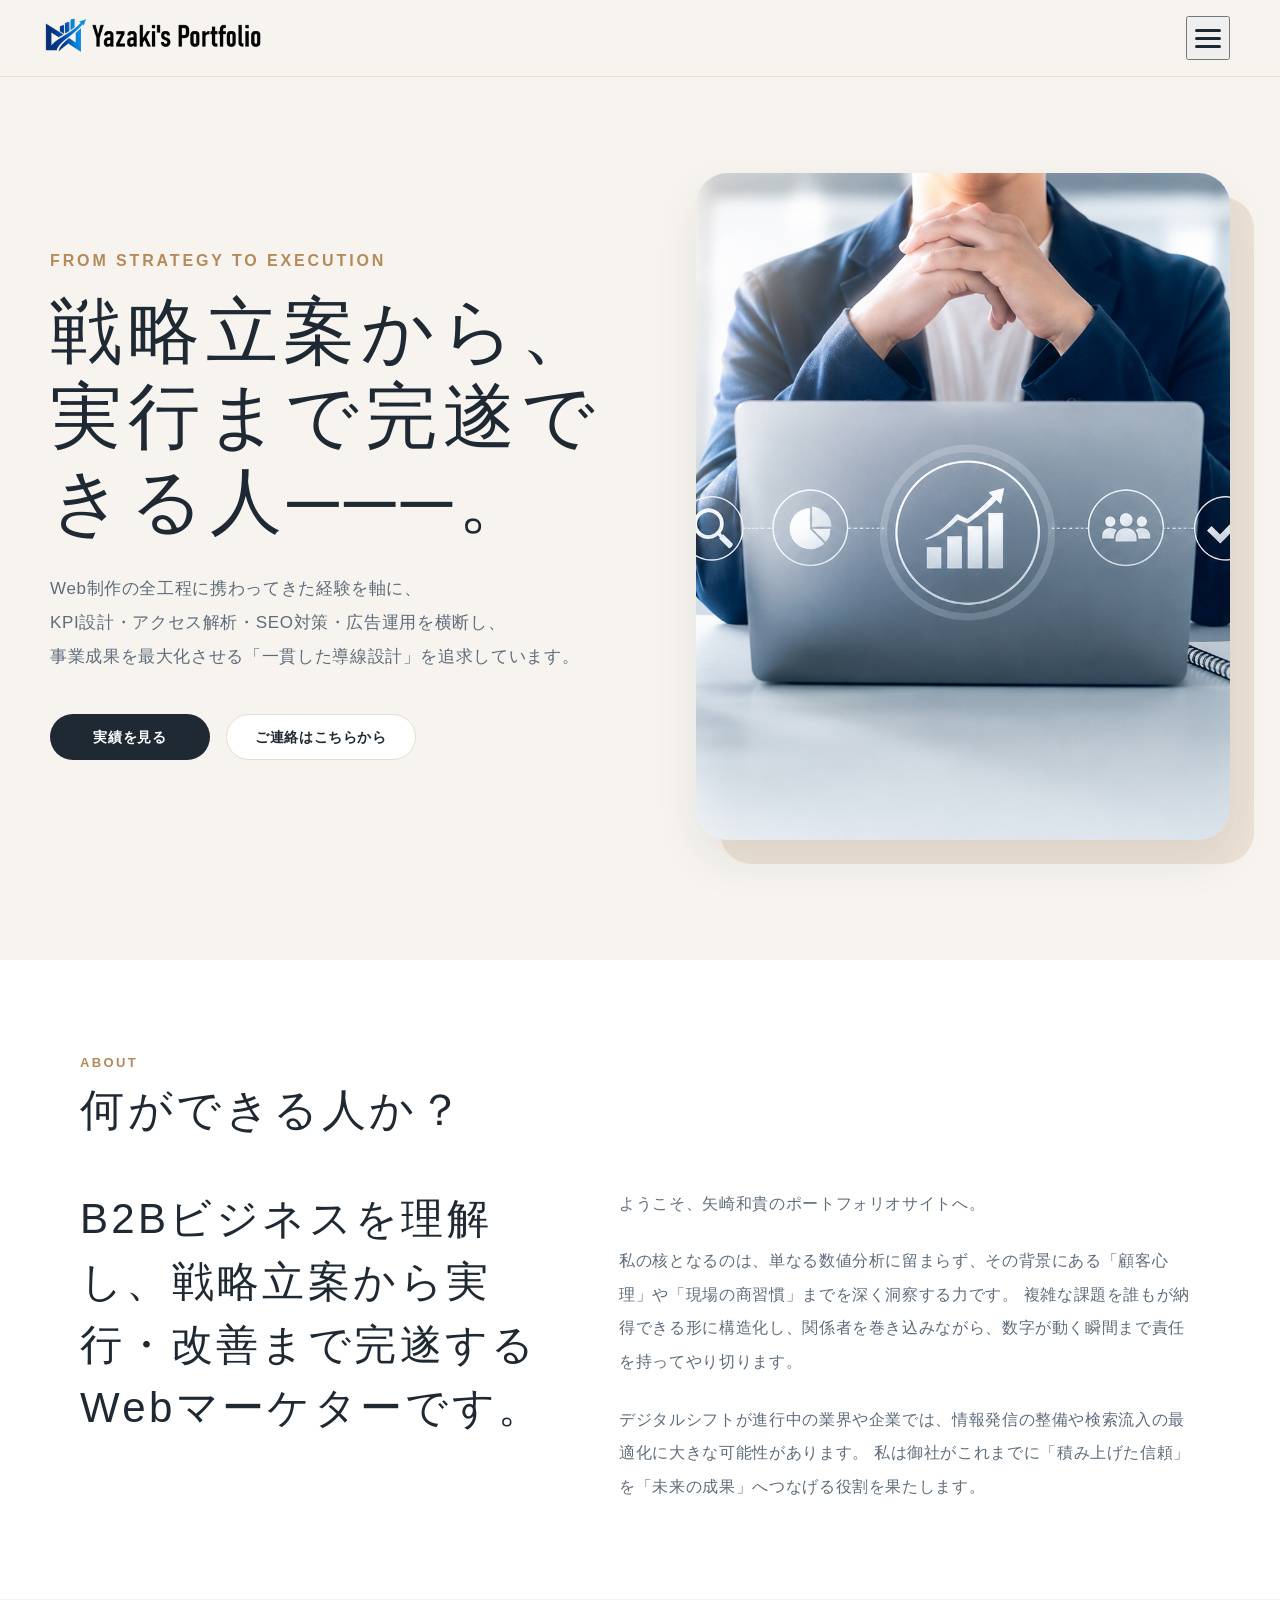
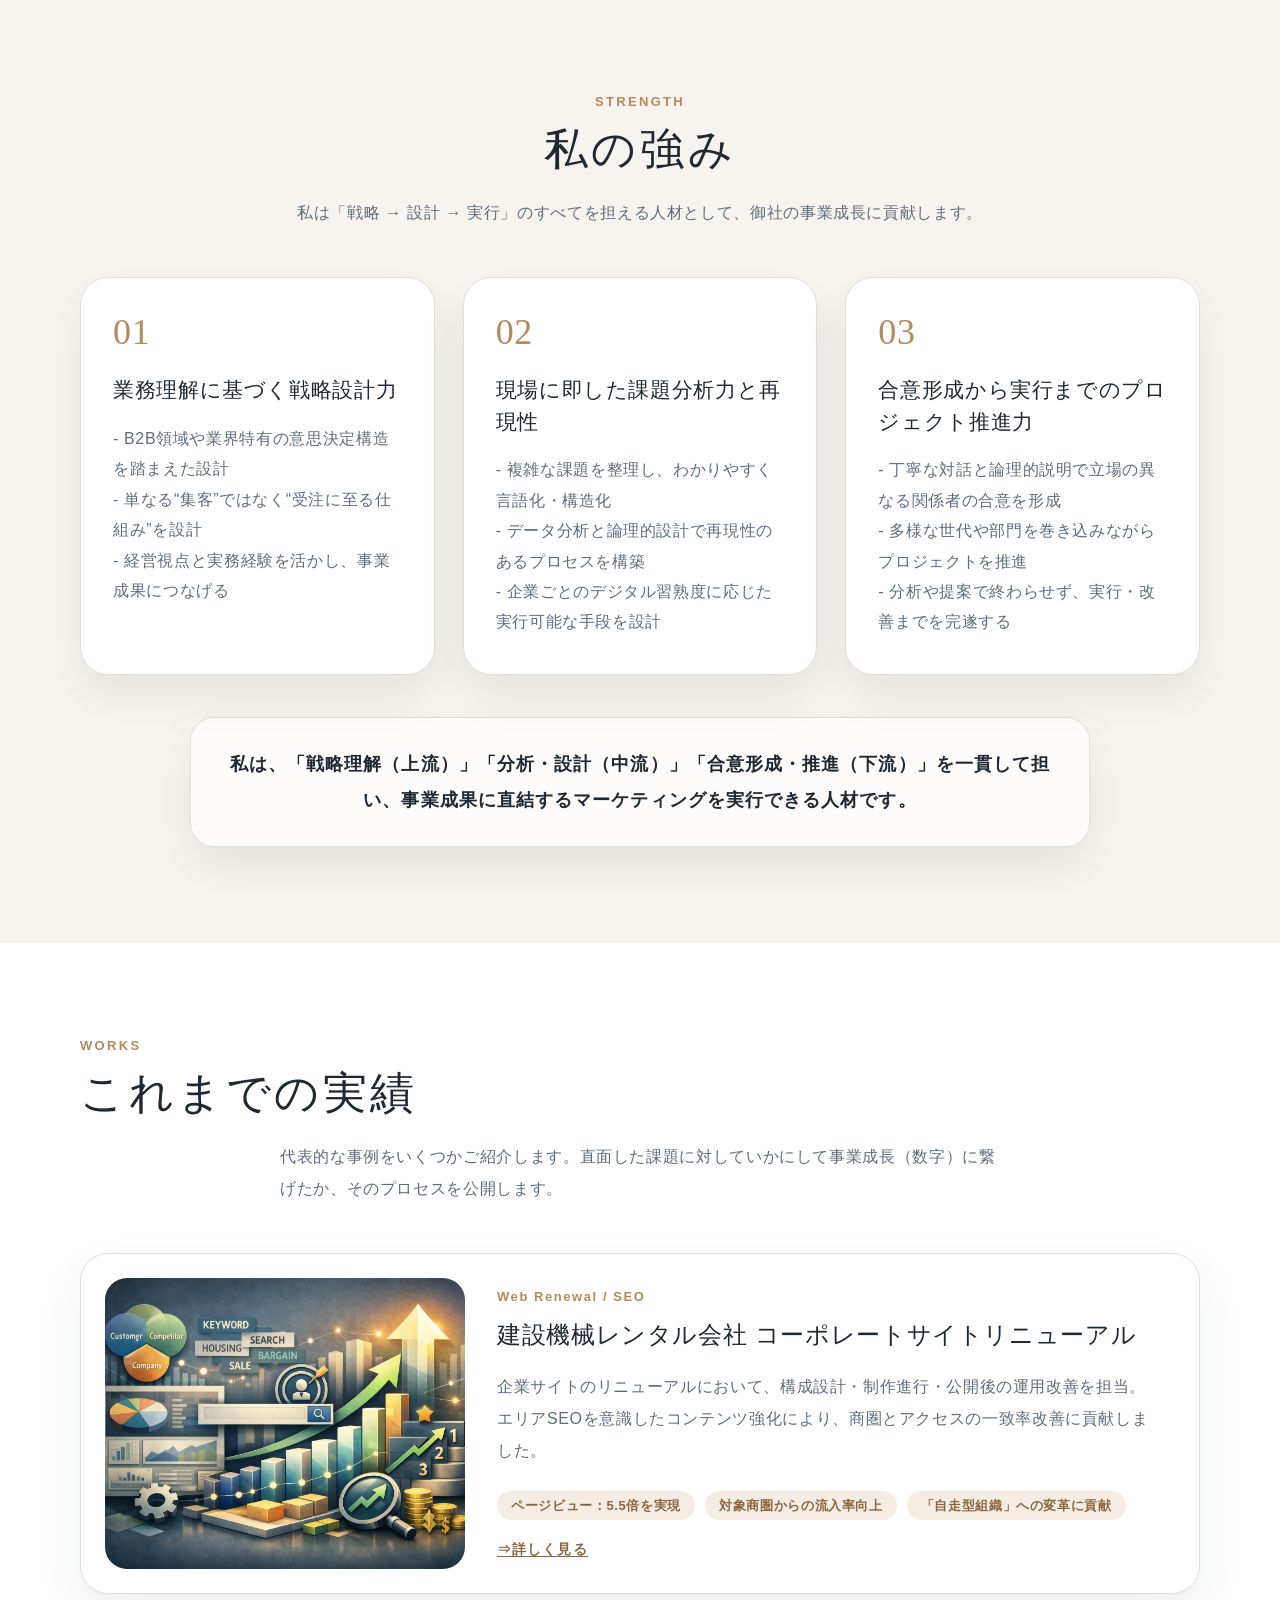
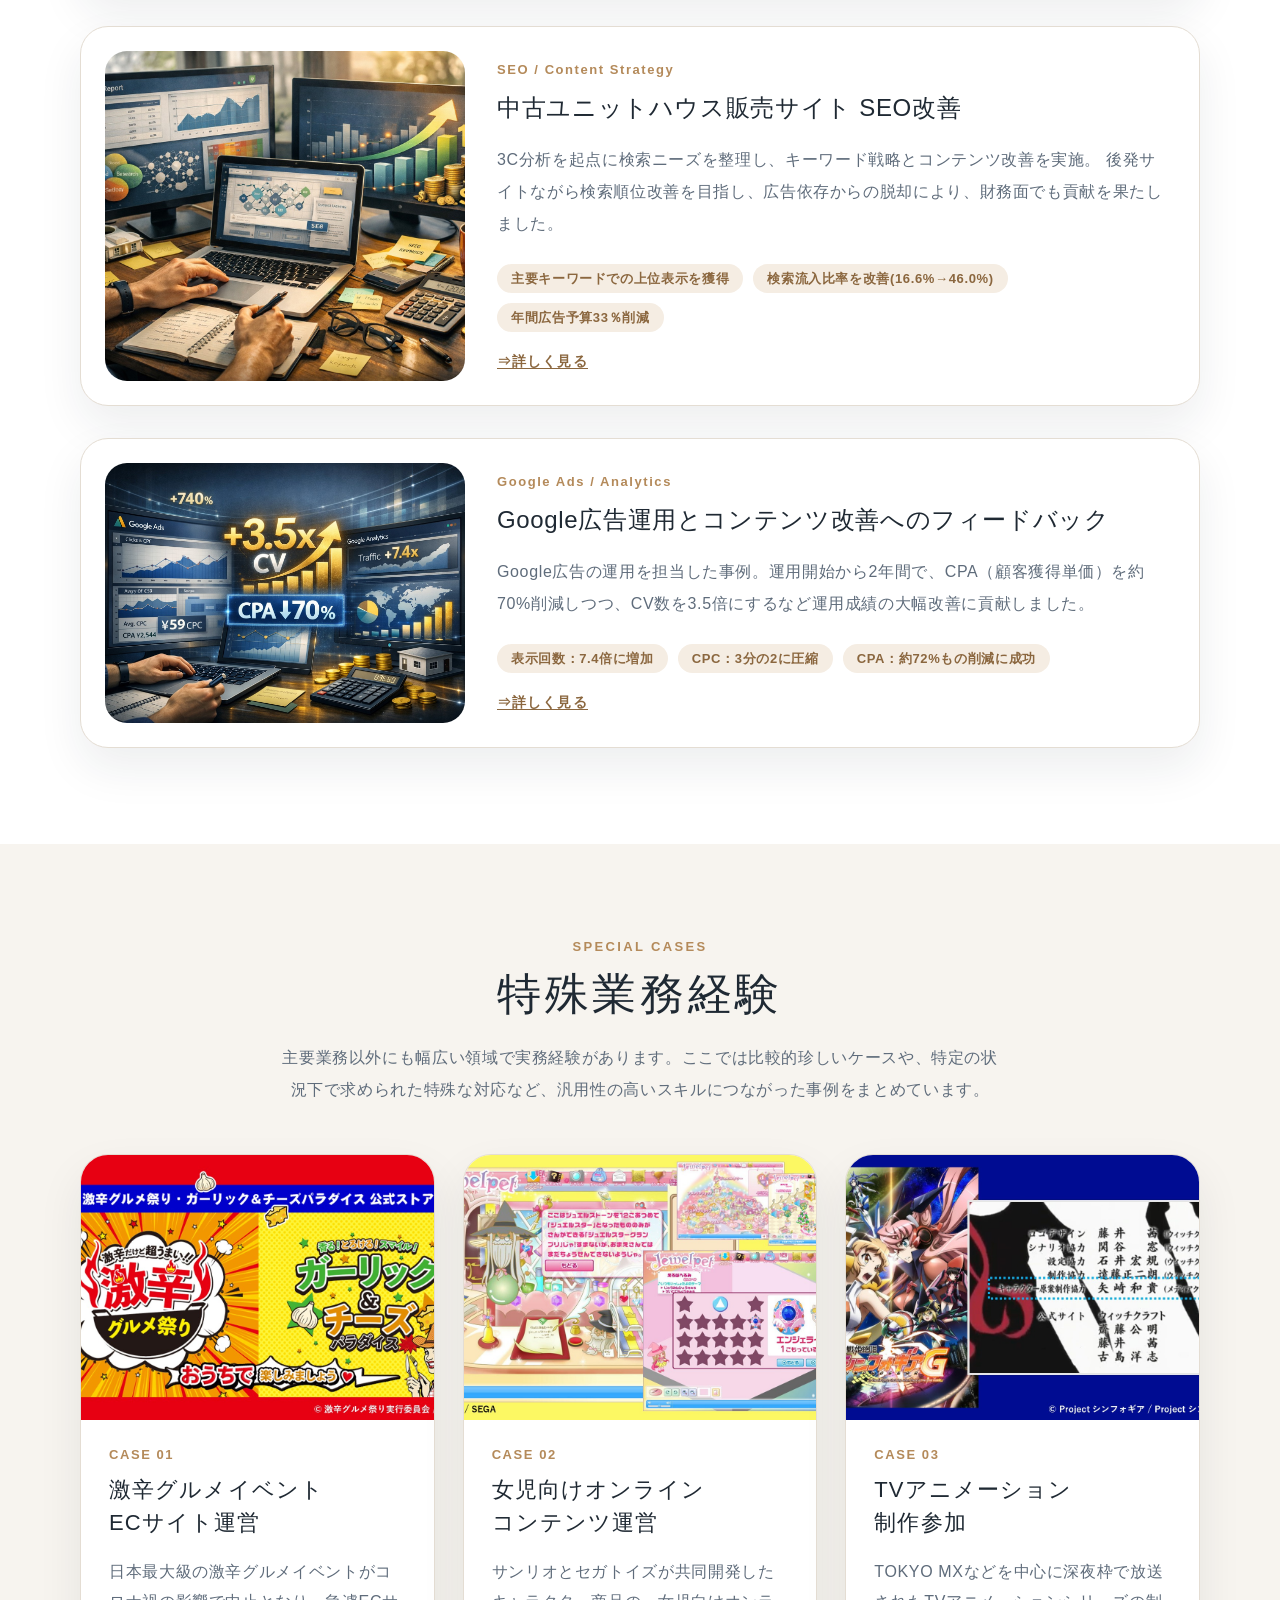
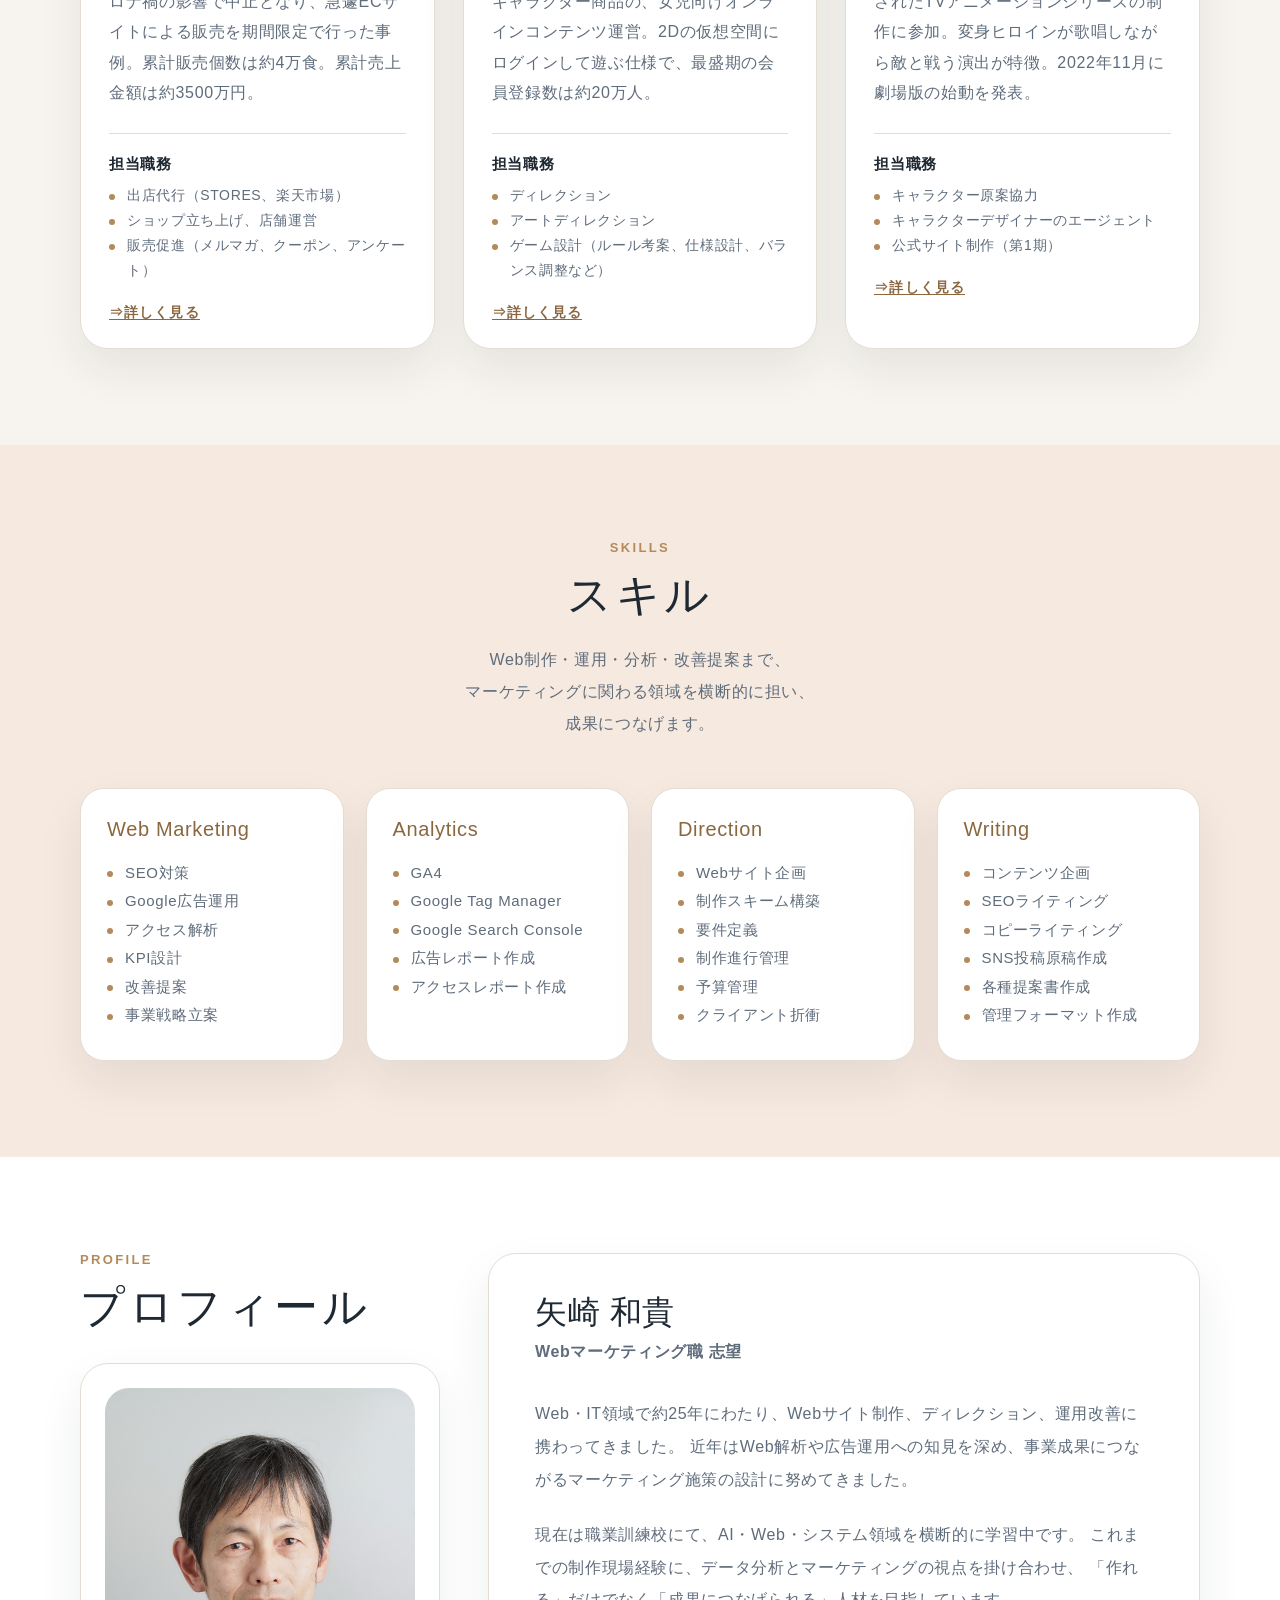
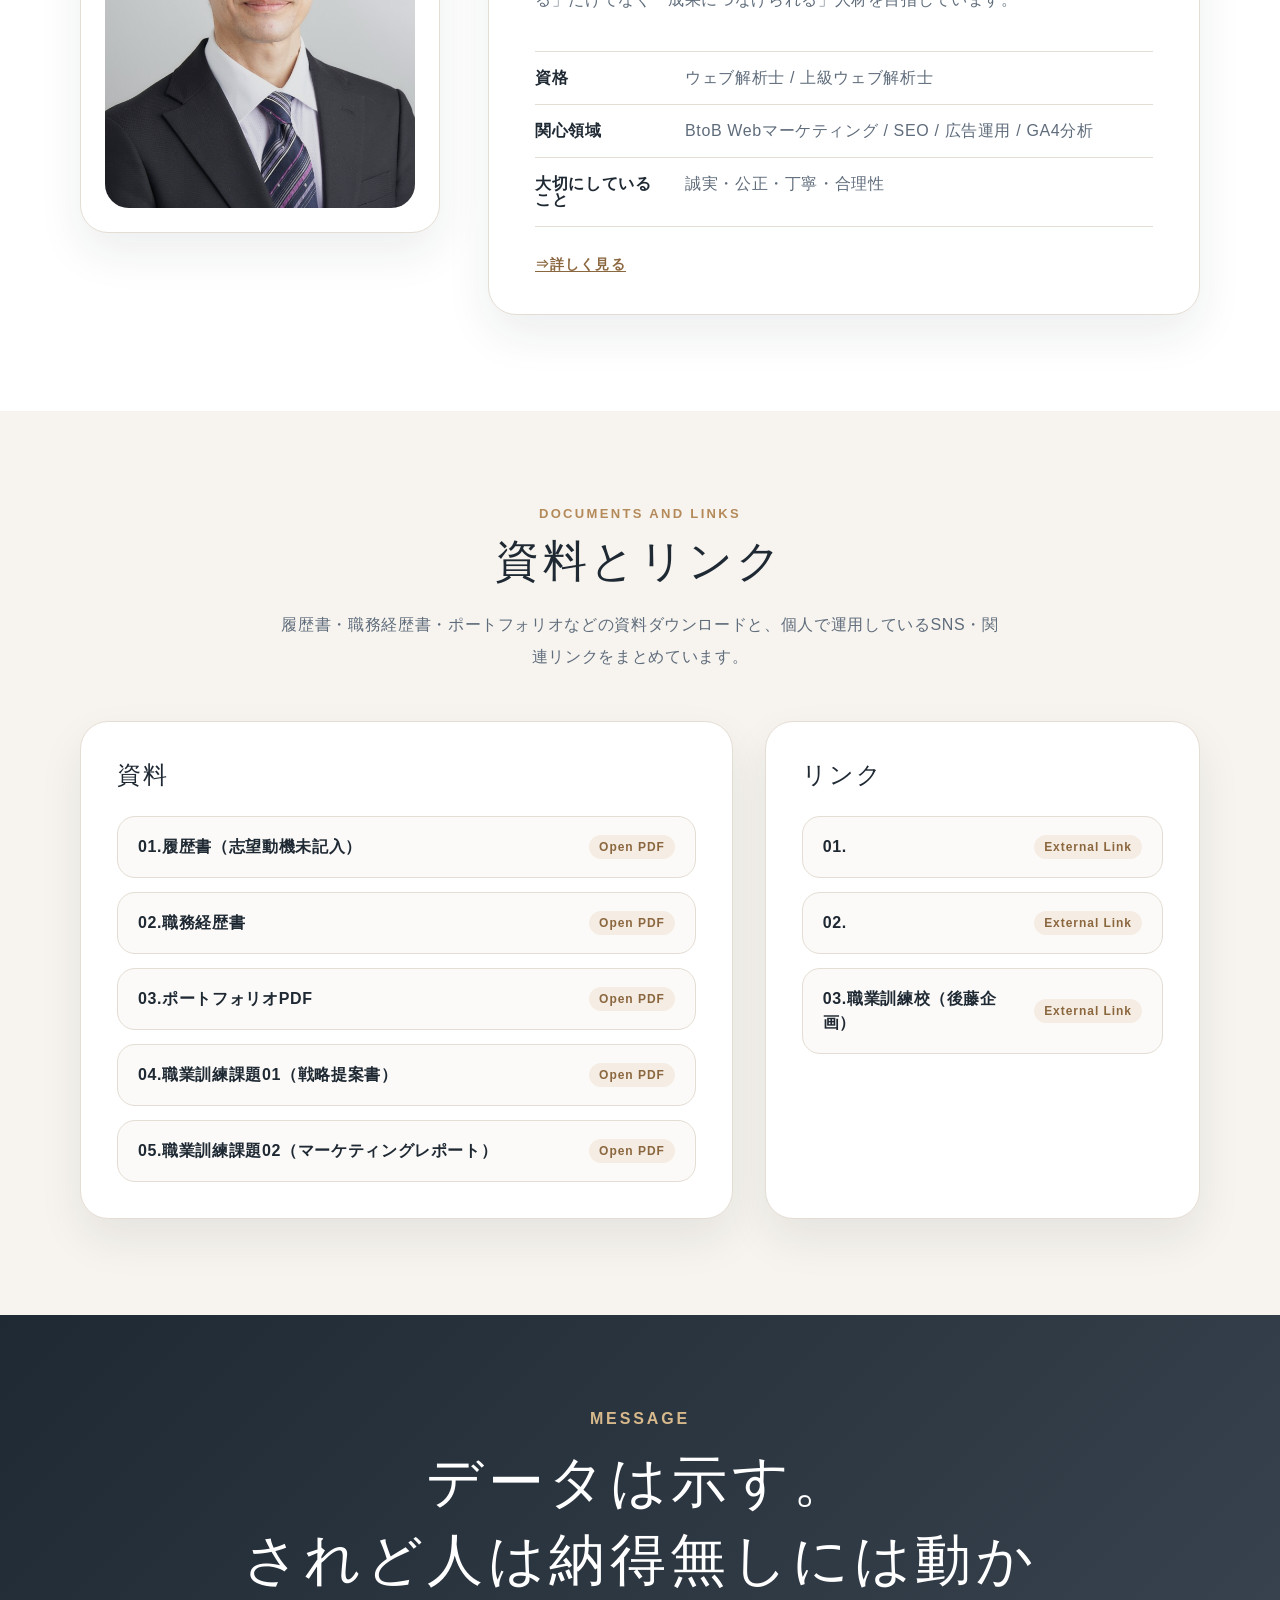
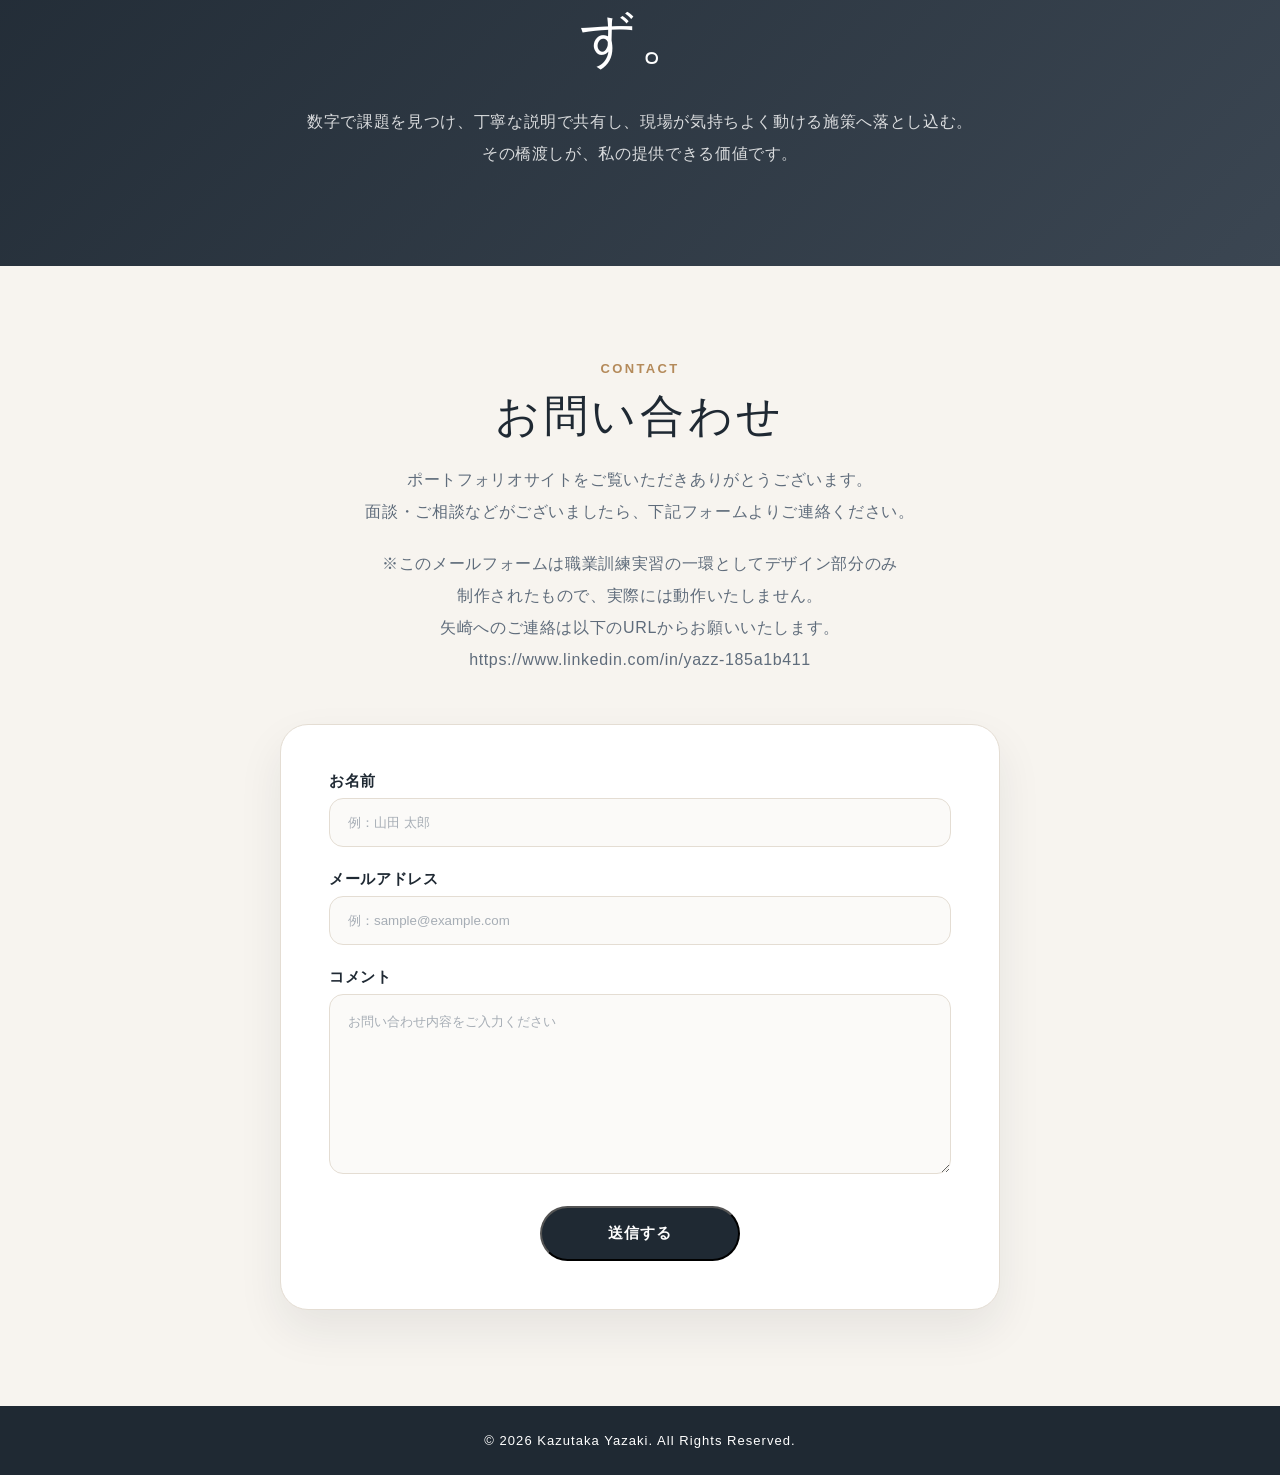
<file: index.html>
<!DOCTYPE html>
<html lang="ja">

<head>
  <meta charset="UTF-8">
  <meta name="viewport" content="width=device-width, initial-scale=1.0">
  <title>矢崎和貴｜Webマーケティング ポートフォリオ</title>
  <meta name="description" content="Webマーケティング職を志望する矢崎和貴のポートフォリオサイトです。Web制作、SEO、アクセス解析、広告運用、改善提案の実績を紹介します。">

  <link rel="icon" type="image/png" href="img/00-02.favicon.png">
  <link rel="apple-touch-icon" href="img/00-02.favicon.png">

  <link rel="stylesheet" href="css/reset.css">
  <link rel="stylesheet" href="css/style.css">
</head>

<body id="top">

  <header class="site-header">
    <div class="header-inner">
      <h1 class="site-logo">
        <a href="#top" aria-label="ページトップへ戻る">
          <img src="img/00-01.logo.png" alt="矢崎和貴のポートフォリオ">
        </a>
      </h1>

      <button class="hamburger-button" type="button" aria-label="メニューを開く" aria-controls="global-nav"
        aria-expanded="false">
        <span></span>
        <span></span>
        <span></span>
      </button>

      <nav id="global-nav" class="global-nav" aria-label="グローバルナビゲーション">
        <ul>
          <li><a href="#top">Top</a></li>
          <li><a href="about.html">About</a></li>
          <li><a href="portfolio.html">Portfolio</a></li>
          <li><a href="resources.html">Resources</a></li>
          <li><a href="#contact">Contact</a></li>
        </ul>
      </nav>
    </div>
  </header>

  <main>

    <section class="hero">
      <div class="hero-inner">
        <div class="hero-text">
          <p class="hero-label">From strategy to execution</p>
          <h2>
            戦略立案から、<br>
            実行まで完遂できる人───。
          </h2>
          <p class="hero-lead">
            Web制作の全工程に携わってきた経験を軸に、<br>
            KPI設計・アクセス解析・SEO対策・広告運用を横断し、<br>
            事業成果を最大化させる「一貫した導線設計」を追求しています。
          </p>
          <div class="hero-buttons">
            <a href="#works" class="button primary">実績を見る</a>
            <a href="#contact" class="button secondary">ご連絡はこちらから</a>
          </div>
        </div>

        <div class="hero-image">
          <img src="img/01-01.keyvisual.png" alt="矢崎和貴のポートフォリオメインビジュアル">
        </div>
      </div>
    </section>

    <section id="about" class="section about">
      <div class="section-inner">
        <div class="section-heading">
          <p class="section-label">About</p>
          <h2>何ができる人か？</h2>
        </div>

        <div class="about-layout">
          <div class="about-copy">
            <h3>
              B2Bビジネスを理解し、戦略立案から実行・改善まで完遂するWebマーケターです。
            </h3>
          </div>

          <div class="about-text">
            <p>
              ようこそ、矢崎和貴のポートフォリオサイトへ。
            </p>
            <p>
              私の核となるのは、単なる数値分析に留まらず、その背景にある「顧客心理」や「現場の商習慣」までを深く洞察する力です。
              複雑な課題を誰もが納得できる形に構造化し、関係者を巻き込みながら、数字が動く瞬間まで責任を持ってやり切ります。
            </p>
            <p>
              デジタルシフトが進行中の業界や企業では、情報発信の整備や検索流入の最適化に大きな可能性があります。
              私は御社がこれまでに「積み上げた信頼」を「未来の成果」へつなげる役割を果たします。
            </p>
          </div>
        </div>
      </div>
    </section>

    <section id="strength" class="section strength">
      <div class="section-inner">
        <div class="section-heading center">
          <p class="section-label">Strength</p>
          <h2>私の強み</h2>
          <p class="section-description">
            私は「戦略 → 設計 → 実行」のすべてを担える人材として、御社の事業成長に貢献します。
          </p>
        </div>

        <div class="strength-grid">
          <article class="strength-card">
            <span class="card-number">01</span>
            <h3>業務理解に基づく戦略設計力</h3>
            <p>
              - B2B領域や業界特有の意思決定構造を踏まえた設計<br>
              - 単なる“集客”ではなく“受注に至る仕組み”を設計<br>
              - 経営視点と実務経験を活かし、事業成果につなげる
            </p>
          </article>

          <article class="strength-card">
            <span class="card-number">02</span>
            <h3>現場に即した課題分析力と再現性</h3>
            <p>
              - 複雑な課題を整理し、わかりやすく言語化・構造化<br>
              - データ分析と論理的設計で再現性のあるプロセスを構築<br>
              - 企業ごとのデジタル習熟度に応じた実行可能な手段を設計
            </p>
          </article>

          <article class="strength-card">
            <span class="card-number">03</span>
            <h3>合意形成から実行までのプロジェクト推進力</h3>
            <p>
              - 丁寧な対話と論理的説明で立場の異なる関係者の合意を形成<br>
              - 多様な世代や部門を巻き込みながらプロジェクトを推進<br>
              - 分析や提案で終わらせず、実行・改善までを完遂する
            </p>
          </article>
        </div>

        <p class="strength-summary">
          私は、「戦略理解（上流）」「分析・設計（中流）」「合意形成・推進（下流）」を一貫して担い、事業成果に直結するマーケティングを実行できる人材です。
        </p>
      </div>
    </section>

    <section id="works" class="section works">
      <div class="section-inner">
        <div class="section-heading">
          <p class="section-label">Works</p>
          <h2>これまでの実績</h2>
          <p class="section-description">
            代表的な事例をいくつかご紹介します。直面した課題に対していかにして事業成長（数字）に繋げたか、そのプロセスを公開します。
          </p>
        </div>

        <div class="works-list">

          <article class="work-card">
            <div class="work-image">
              <img src="img/04-10.works-image.jpg" alt="建設機械レンタル会社コーポレートサイトリニューアルの実績イメージ">
            </div>

            <div class="work-content">
              <div class="work-meta">Web Renewal / SEO</div>
              <h3>建設機械レンタル会社 コーポレートサイトリニューアル</h3>
              <p>
                企業サイトのリニューアルにおいて、構成設計・制作進行・公開後の運用改善を担当。
                エリアSEOを意識したコンテンツ強化により、商圏とアクセスの一致率改善に貢献しました。
              </p>
              <ul>
                <li>ページビュー：5.5倍を実現</li>
                <li>対象商圏からの流入率向上</li>
                <li>「自走型組織」への変革に貢献</li>
              </ul>
              <a href="portfolio.html#work-corporate-renewal" class="work-detail-link">⇒詳しく見る</a>
            </div>
          </article>

          <article class="work-card">
            <div class="work-image">
              <img src="img/04-20.works-image.jpg" alt="中古ユニットハウス販売サイトSEO改善の実績イメージ">
            </div>

            <div class="work-content">
              <div class="work-meta">SEO / Content Strategy</div>
              <h3>中古ユニットハウス販売サイト SEO改善</h3>
              <p>
                3C分析を起点に検索ニーズを整理し、キーワード戦略とコンテンツ改善を実施。
                後発サイトながら検索順位改善を目指し、広告依存からの脱却により、財務面でも貢献を果たしました。
              </p>
              <ul>
                <li>主要キーワードでの上位表示を獲得</li>
                <li>検索流入比率を改善(16.6%→46.0%)</li>
                <li>年間広告予算33％削減</li>
              </ul>
              <a href="portfolio.html#work-unit-house-seo" class="work-detail-link">⇒詳しく見る</a>
            </div>
          </article>

          <article class="work-card">
            <div class="work-image">
              <img src="img/04-30.works-image.jpg" alt="Google広告運用とコンテンツ改善の実績イメージ">
            </div>

            <div class="work-content">
              <div class="work-meta">Google Ads / Analytics</div>
              <h3>Google広告運用とコンテンツ改善へのフィードバック</h3>
              <p>
                Google広告の運用を担当した事例。運用開始から2年間で、CPA（顧客獲得単価）を約70%削減しつつ、CV数を3.5倍にするなど運用成績の大幅改善に貢献しました。
              </p>
              <ul>
                <li>表示回数：7.4倍に増加</li>
                <li>CPC：3分の2に圧縮</li>
                <li>CPA：約72%もの削減に成功</li>
              </ul>
              <a href="portfolio.html#work-google-ads" class="work-detail-link">⇒詳しく見る</a>
            </div>
          </article>

        </div>
      </div>
    </section>

    <section id="special" class="section special">
      <div class="section-inner">
        <div class="section-heading center">
          <p class="section-label">Special Cases</p>
          <h2>特殊業務経験</h2>
          <p class="section-description">
            主要業務以外にも幅広い領域で実務経験があります。ここでは比較的珍しいケースや、特定の状況下で求められた特殊な対応など、汎用性の高いスキルにつながった事例をまとめています。
          </p>
        </div>

        <div class="special-grid">

          <article class="special-card">
            <div class="special-image">
              <img src="img/05-01.cases-image.jpg" alt="激辛グルメイベントECサイト運営のサムネイル">
            </div>
            <div class="special-content">
              <p class="special-number">Case 01</p>
              <h3>激辛グルメイベント<br>ECサイト運営</h3>
              <p>
                日本最大級の激辛グルメイベントがコロナ禍の影響で中止となり、急遽ECサイトによる販売を期間限定で行った事例。累計販売個数は約4万食。累計売上金額は約3500万円。
              </p>

              <div class="special-duty">
                <h4>担当職務</h4>
                <ul>
                  <li>出店代行（STORES、楽天市場）</li>
                  <li>ショップ立ち上げ、店舗運営</li>
                  <li>販売促進（メルマガ、クーポン、アンケート）</li>
                </ul>
              </div>

              <a href="portfolio.html#case-gekara" class="work-detail-link">⇒詳しく見る</a>
            </div>
          </article>

          <article class="special-card">
            <div class="special-image">
              <img src="img/05-02.cases-image.jpg" alt="女児向けオンラインコンテンツ運営のサムネイル">
            </div>
            <div class="special-content">
              <p class="special-number">Case 02</p>
              <h3>女児向けオンライン<br>コンテンツ運営</h3>
              <p>
                サンリオとセガトイズが共同開発したキャラクター商品の、女児向けオンラインコンテンツ運営。2Dの仮想空間にログインして遊ぶ仕様で、最盛期の会員登録数は約20万人。
              </p>

              <div class="special-duty">
                <h4>担当職務</h4>
                <ul>
                  <li>ディレクション</li>
                  <li>アートディレクション</li>
                  <li>ゲーム設計（ルール考案、仕様設計、バランス調整など）</li>
                </ul>
              </div>

              <a href="portfolio.html#case-jewelland" class="work-detail-link">⇒詳しく見る</a>
            </div>
          </article>

          <article class="special-card">
            <div class="special-image">
              <img src="img/05-03.cases-image.jpg" alt="TVアニメーション制作参加のサムネイル">
            </div>
            <div class="special-content">
              <p class="special-number">Case 03</p>
              <h3>TVアニメーション<br>制作参加</h3>
              <p>
                TOKYO MXなどを中心に深夜枠で放送されたTVアニメーションシリーズの制作に参加。変身ヒロインが歌唱しながら敵と戦う演出が特徴。2022年11月に劇場版の始動を発表。
              </p>

              <div class="special-duty">
                <h4>担当職務</h4>
                <ul>
                  <li>キャラクター原案協力</li>
                  <li>キャラクターデザイナーのエージェント</li>
                  <li>公式サイト制作（第1期）</li>
                </ul>
              </div>

              <a href="portfolio.html#case-symphogear-anime" class="work-detail-link">⇒詳しく見る</a>
            </div>
          </article>

        </div>
      </div>
    </section>

    <section id="skills" class="section skills">
      <div class="section-inner">
        <div class="section-heading center">
          <p class="section-label">Skills</p>
          <h2>スキル</h2>
          <p class="section-description">
            Web制作・運用・分析・改善提案まで、<br>マーケティングに関わる領域を横断的に担い、<br>成果につなげます。
          </p>
        </div>

        <div class="skills-grid">
          <div class="skill-box">
            <h3>Web Marketing</h3>
            <ul>
              <li>SEO対策</li>
              <li>Google広告運用</li>
              <li>アクセス解析</li>
              <li>KPI設計</li>
              <li>改善提案</li>
              <li>事業戦略立案</li>
            </ul>
          </div>

          <div class="skill-box">
            <h3>Analytics</h3>
            <ul>
              <li>GA4</li>
              <li>Google Tag Manager</li>
              <li>Google Search Console</li>
              <li>広告レポート作成</li>
              <li>アクセスレポート作成</li>
            </ul>
          </div>

          <div class="skill-box">
            <h3>Direction</h3>
            <ul>
              <li>Webサイト企画</li>
              <li>制作スキーム構築</li>
              <li>要件定義</li>
              <li>制作進行管理</li>
              <li>予算管理</li>
              <li>クライアント折衝</li>
            </ul>
          </div>

          <div class="skill-box">
            <h3>Writing</h3>
            <ul>
              <li>コンテンツ企画</li>
              <li>SEOライティング</li>
              <li>コピーライティング</li>
              <li>SNS投稿原稿作成</li>
              <li>各種提案書作成</li>
              <li>管理フォーマット作成</li>
            </ul>
          </div>
        </div>
      </div>
    </section>

    <section id="profile" class="section profile">
      <div class="section-inner">
        <div class="profile-layout">
          <div class="profile-aside">
            <div class="section-heading">
              <p class="section-label">Profile</p>
              <h2>プロフィール</h2>
            </div>

            <div class="profile-photo-card">
              <div class="profile-photo">
                <img src="img/07-01.profile.jpg" alt="矢崎和貴のプロフィール写真">
              </div>
            </div>
          </div>

          <div class="profile-content-card">
            <div class="profile-content">
              <h3>矢崎 和貴</h3>
              <p class="profile-title">Webマーケティング職 志望</p>

              <p>
                Web・IT領域で約25年にわたり、Webサイト制作、ディレクション、運用改善に携わってきました。
                近年はWeb解析や広告運用への知見を深め、事業成果につながるマーケティング施策の設計に努めてきました。
              </p>

              <p>
                現在は職業訓練校にて、AI・Web・システム領域を横断的に学習中です。
                これまでの制作現場経験に、データ分析とマーケティングの視点を掛け合わせ、
                「作れる」だけでなく「成果につなげられる」人材を目指しています。
              </p>

              <dl class="profile-data">
                <div>
                  <dt>資格</dt>
                  <dd>ウェブ解析士 / 上級ウェブ解析士</dd>
                </div>
                <div>
                  <dt>関心領域</dt>
                  <dd>BtoB Webマーケティング / SEO / 広告運用 / GA4分析</dd>
                </div>
                <div>
                  <dt>大切にしていること</dt>
                  <dd>誠実・公正・丁寧・合理性</dd>
                </div>
              </dl>

              <a href="about.html" class="work-detail-link profile-detail-link">⇒詳しく見る</a>
            </div>
          </div>
        </div>
      </div>
    </section>

    <section id="documents" class="section documents">
      <div class="section-inner">
        <div class="section-heading center">
          <p class="section-label">Documents and links</p>
          <h2>資料とリンク</h2>
          <p class="section-description">
            履歴書・職務経歴書・ポートフォリオなどの資料ダウンロードと、個人で運用しているSNS・関連リンクをまとめています。
          </p>
        </div>

        <div class="documents-layout">

          <div class="documents-box">
            <h3>資料</h3>

            <div class="document-list">
              <a href="pdf/downloadpdf-01.pdf" class="document-item" target="_blank" rel="noopener noreferrer">
                <span class="document-title">01.履歴書（志望動機未記入）</span>
                <span class="document-meta">Open PDF</span>
              </a>

              <a href="pdf/downloadpdf-02.pdf" class="document-item" target="_blank" rel="noopener noreferrer">
                <span class="document-title">02.職務経歴書</span>
                <span class="document-meta">Open PDF</span>
              </a>

              <a href="pdf/downloadpdf-03.pdf" class="document-item" target="_blank" rel="noopener noreferrer">
                <span class="document-title">03.ポートフォリオPDF</span>
                <span class="document-meta">Open PDF</span>
              </a>

              <a href="pdf/08-04.strategic-proposal.pdf" class="document-item" target="_blank"
                rel="noopener noreferrer">
                <span class="document-title">04.職業訓練課題01（戦略提案書）</span>
                <span class="document-meta">Open PDF</span>
              </a>

              <a href="pdf/08-05.marketing-report.pdf" class="document-item" target="_blank" rel="noopener noreferrer">
                <span class="document-title">05.職業訓練課題02（マーケティングレポート）</span>
                <span class="document-meta">Open PDF</span>
              </a>
            </div>
          </div>

          <div class="documents-box">
            <h3>リンク</h3>

            <div class="link-list">
              <a href="https://www.google.com/?hl=ja" class="link-item" target="_blank" rel="noopener noreferrer">
                <span class="link-title">01.</span>
                <span class="link-meta">External Link</span>
              </a>

              <a href="https://www.google.com/?hl=ja" class="link-item" target="_blank" rel="noopener noreferrer">
                <span class="link-title">02.</span>
                <span class="link-meta">External Link</span>
              </a>

              <a href="https://gotojuku.jp/" class="link-item" target="_blank" rel="noopener noreferrer">
                <span class="link-title">03.職業訓練校（後藤企画）</span>
                <span class="link-meta">External Link</span>
              </a>
            </div>
          </div>

        </div>
      </div>
    </section>

    <section class="section message">
      <div class="section-inner">
        <div class="message-box">
          <p class="message-label">Message</p>
          <h2>
            データは示す。<br>
            されど人は納得無しには動かず。
          </h2>
          <p>
            数字で課題を見つけ、丁寧な説明で共有し、現場が気持ちよく動ける施策へ落とし込む。<br>
            その橋渡しが、私の提供できる価値です。
          </p>
        </div>
      </div>
    </section>

    <section id="contact" class="section contact">
      <div class="section-inner">
        <div class="section-heading center">
          <p class="section-label">Contact</p>
          <h2>お問い合わせ</h2>
          <p class="section-description">
            ポートフォリオサイトをご覧いただきありがとうございます。<br>
            面談・ご相談などがございましたら、下記フォームよりご連絡ください。
          </p>
          <p class="section-description">
            ※このメールフォームは職業訓練実習の一環としてデザイン部分のみ<br>
            制作されたもので、実際には動作いたしません。<br>
            矢崎へのご連絡は以下のURLからお願いいたします。<br>
            https://www.linkedin.com/in/yazz-185a1b411
          </p>
        </div>

        <div class="contact-box">
          <form class="contact-form" action="send.php" method="post">

            <div class="form-item">
              <label for="name">お名前</label>
              <input type="text" id="name" name="name" placeholder="例：山田 太郎" required>
            </div>

            <div class="form-item">
              <label for="email">メールアドレス</label>
              <input type="email" id="email" name="email" placeholder="例：sample@example.com" required>
            </div>

            <div class="form-item">
              <label for="message">コメント</label>
              <textarea id="message" name="message" placeholder="お問い合わせ内容をご入力ください" required></textarea>
            </div>

            <div class="form-submit">
              <button type="submit">送信する</button>
            </div>

          </form>
        </div>
      </div>
    </section>

  </main>

  <footer class="site-footer">
    <p>&copy; 2026 Kazutaka Yazaki. All Rights Reserved.</p>
  </footer>

  <script>
    const hamburgerButton = document.querySelector('.hamburger-button');
    const globalNav = document.querySelector('.global-nav');
    const navLinks = document.querySelectorAll('.global-nav a');

    hamburgerButton.addEventListener('click', function () {
      hamburgerButton.classList.toggle('is-active');
      globalNav.classList.toggle('is-active');

      const isExpanded = hamburgerButton.classList.contains('is-active');
      hamburgerButton.setAttribute('aria-expanded', isExpanded);
    });

    navLinks.forEach(function (link) {
      link.addEventListener('click', function () {
        hamburgerButton.classList.remove('is-active');
        globalNav.classList.remove('is-active');
        hamburgerButton.setAttribute('aria-expanded', 'false');
      });
    });
  </script>

</body>

</html>
</file>
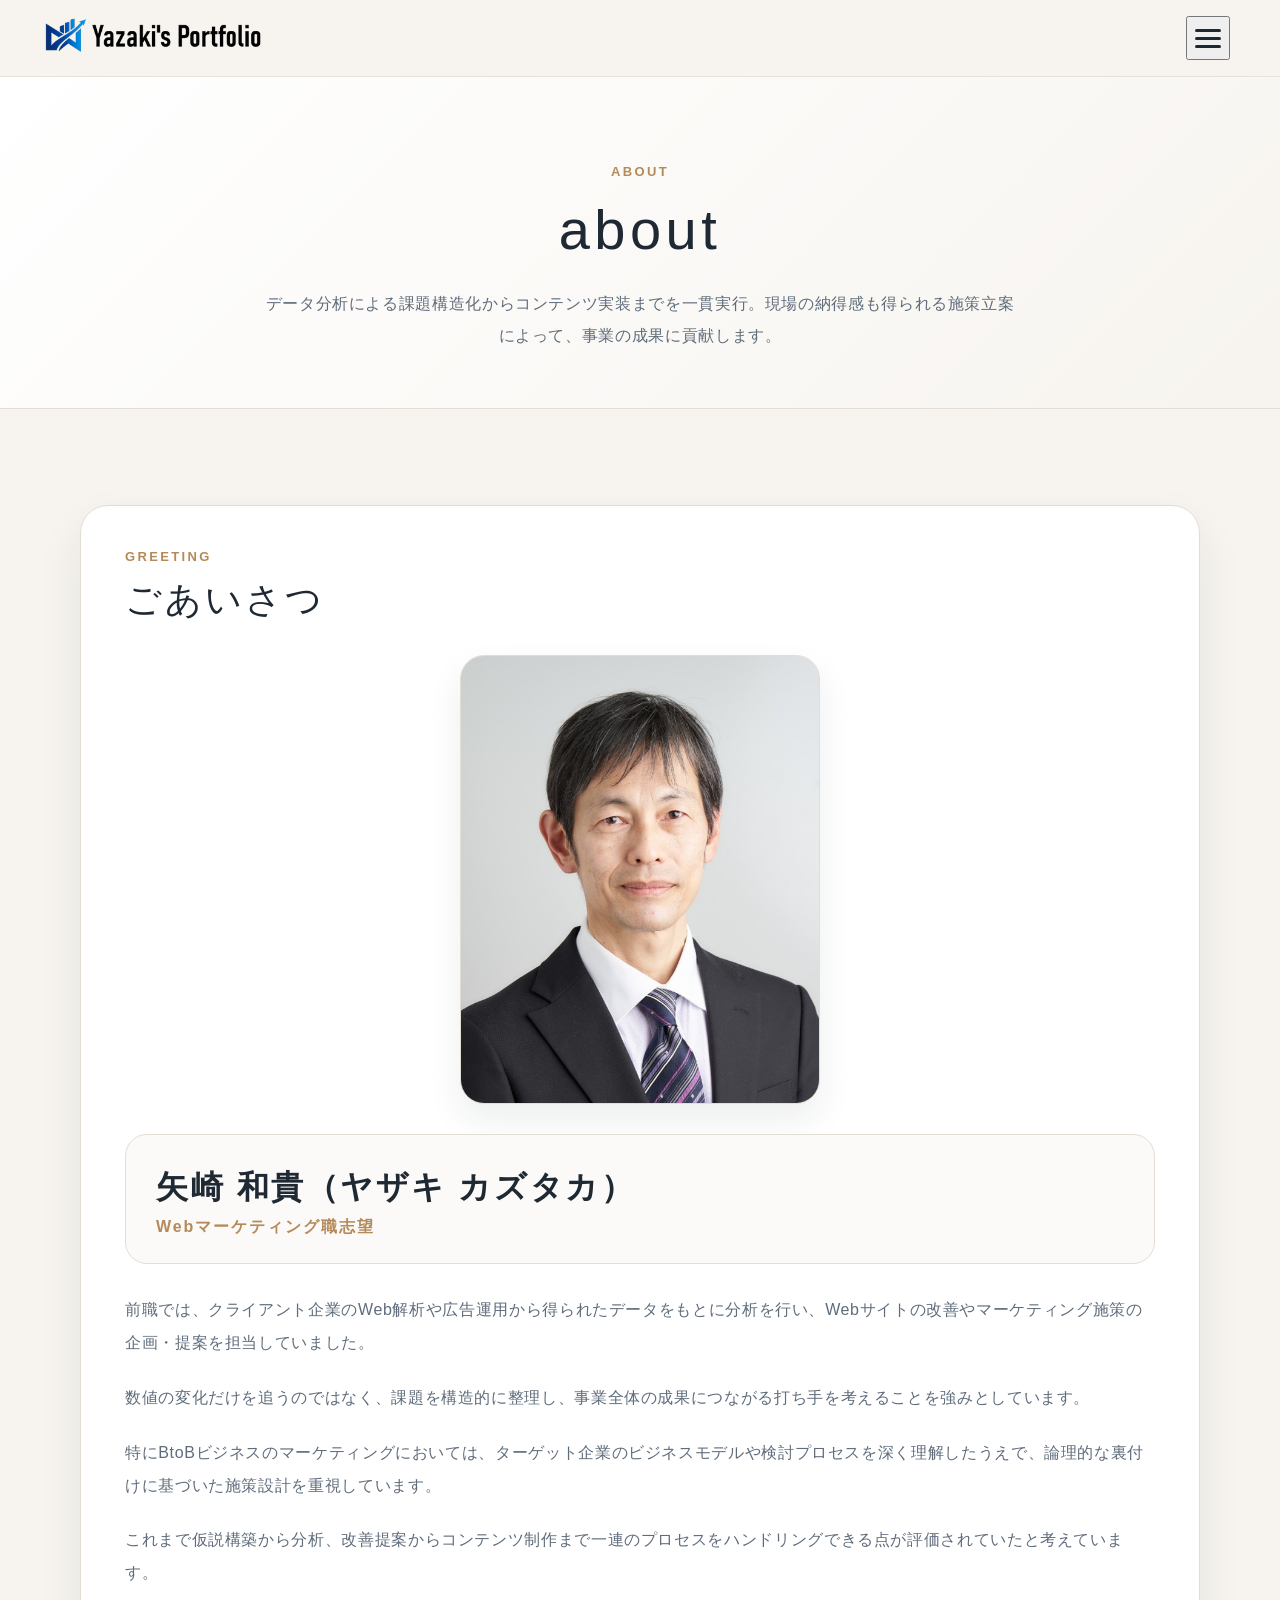
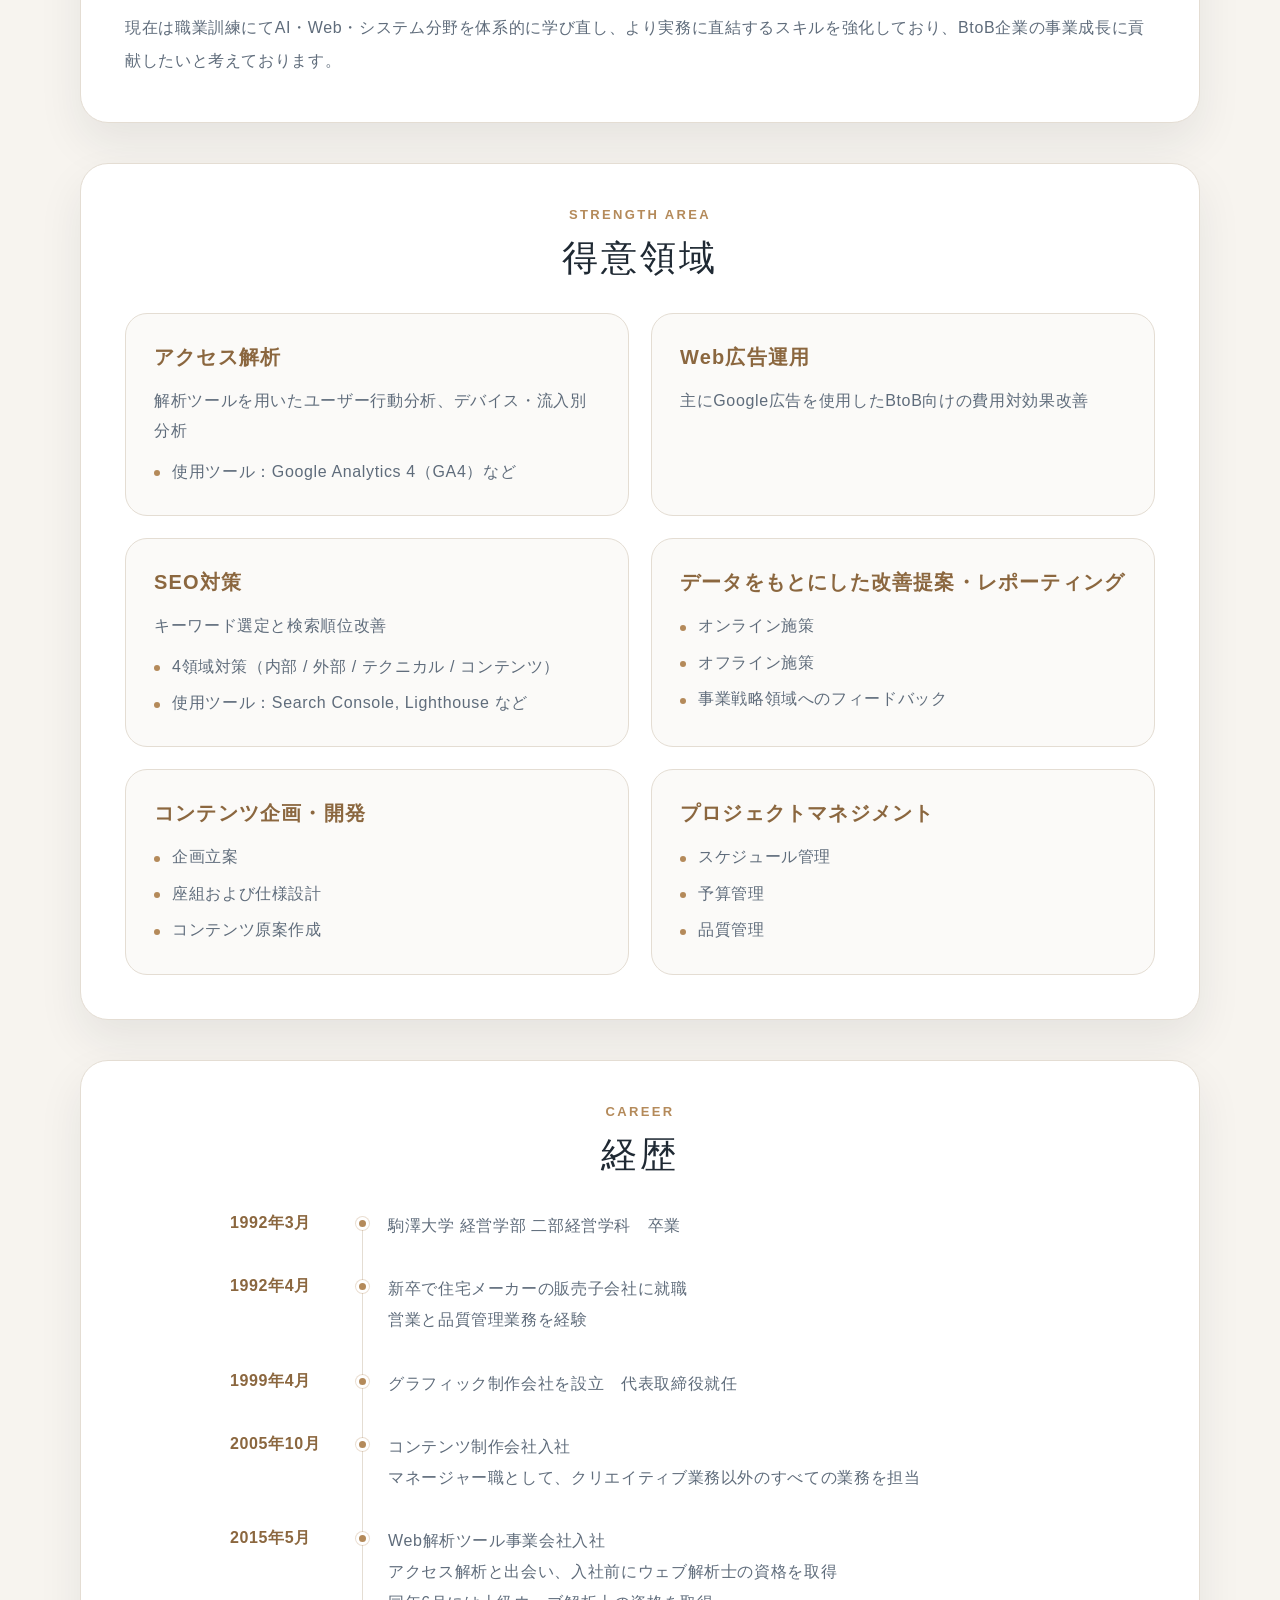
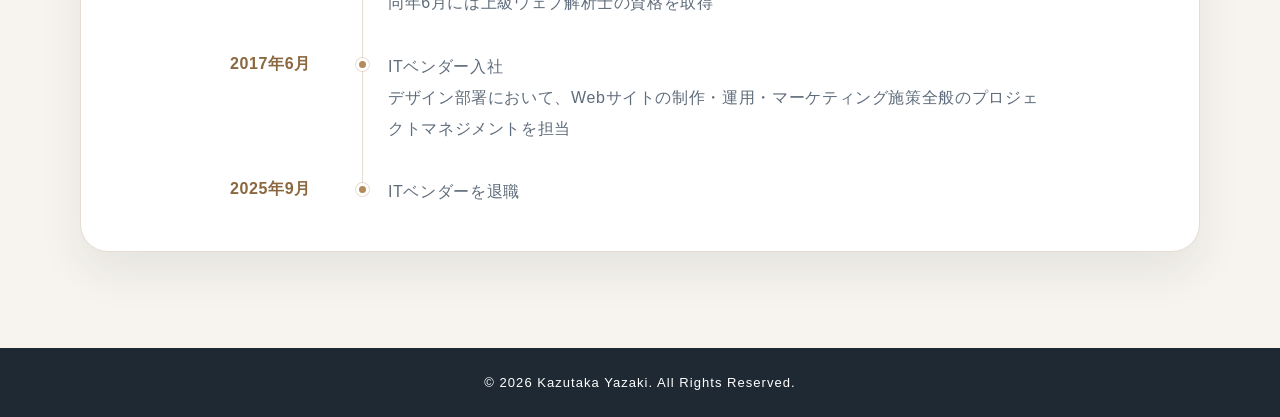
<file: about.html>
<!DOCTYPE html>
<html lang="ja">

<head>
  <meta charset="UTF-8">
  <meta name="viewport" content="width=device-width, initial-scale=1.0">
  <title>人物理解｜矢崎和貴｜Webマーケティング ポートフォリオ</title>
  <meta name="description" content="矢崎和貴の人物理解ページです。Webマーケティング職志望者としての考え方、得意領域、経歴を紹介します。">

  <link rel="icon" type="image/png" href="img/00-02.favicon.png">
  <link rel="apple-touch-icon" href="img/00-02.favicon.png">

  <link rel="stylesheet" href="css/reset.css">
  <link rel="stylesheet" href="css/style.css">
</head>

<body id="about-page">

  <header class="site-header">
    <div class="header-inner">
      <h1 class="site-logo">
        <a href="index.html" aria-label="トップページへ戻る">
          <img src="img/00-01.logo.png" alt="矢崎和貴のポートフォリオ">
        </a>
      </h1>

      <button class="hamburger-button" type="button" aria-label="メニューを開く" aria-controls="global-nav"
        aria-expanded="false">
        <span></span>
        <span></span>
        <span></span>
      </button>

      <nav id="global-nav" class="global-nav" aria-label="グローバルナビゲーション">
        <ul>
          <li><a href="index.html">Top</a></li>
          <li><a href="about.html">About</a></li>
          <li><a href="portfolio.html">Portfolio</a></li>
          <li><a href="resources.html">Resources</a></li>
          <li><a href="index.html#contact">Contact</a></li>
        </ul>
      </nav>
    </div>
  </header>

  <main>

    <section class="subpage-hero about-hero">
      <div class="subpage-hero-inner">
        <p class="section-label">About</p>
        <h2>about</h2>
        <p class="section-description">
          データ分析による課題構造化からコンテンツ実装までを一貫実行。現場の納得感も得られる施策立案によって、事業の成果に貢献します。
        </p>
      </div>
    </section>

    <section class="section about-detail">
      <div class="section-inner">
        <div class="about-detail-layout">

          <article class="about-panel about-greeting">
            <div class="about-panel-heading">
              <p class="section-label">Greeting</p>
              <h3>ごあいさつ</h3>
            </div>

            <figure class="about-profile-image">
              <img src="img/07-01.profile.jpg" alt="矢崎和貴のプロフィール写真">
            </figure>

            <div class="about-lead-card">
              <p class="about-name">矢崎 和貴（ヤザキ カズタカ）</p>
              <p class="about-position">Webマーケティング職志望</p>
            </div>

            <div class="about-text-block">
              <p>
                前職では、クライアント企業のWeb解析や広告運用から得られたデータをもとに分析を行い、Webサイトの改善やマーケティング施策の企画・提案を担当していました。
              </p>
              <p>
                数値の変化だけを追うのではなく、課題を構造的に整理し、事業全体の成果につながる打ち手を考えることを強みとしています。
              </p>
              <p>
                特にBtoBビジネスのマーケティングにおいては、ターゲット企業のビジネスモデルや検討プロセスを深く理解したうえで、論理的な裏付けに基づいた施策設計を重視しています。
              </p>
              <p>
                これまで仮説構築から分析、改善提案からコンテンツ制作まで一連のプロセスをハンドリングできる点が評価されていたと考えています。
              </p>
              <p>
                現在は職業訓練にてAI・Web・システム分野を体系的に学び直し、より実務に直結するスキルを強化しており、BtoB企業の事業成長に貢献したいと考えております。
              </p>
            </div>
          </article>

          <article class="about-panel about-specialty">
            <div class="about-panel-heading center">
              <p class="section-label">Strength Area</p>
              <h3>得意領域</h3>
            </div>

            <div class="specialty-grid">
              <section class="specialty-card">
                <h4>アクセス解析</h4>
                <p>解析ツールを用いたユーザー行動分析、デバイス・流入別分析</p>
                <ul>
                  <li>使用ツール：Google Analytics 4（GA4）など</li>
                </ul>
              </section>

              <section class="specialty-card">
                <h4>Web広告運用</h4>
                <p>主にGoogle広告を使用したBtoB向けの費用対効果改善</p>
              </section>

              <section class="specialty-card">
                <h4>SEO対策</h4>
                <p>キーワード選定と検索順位改善</p>
                <ul>
                  <li>4領域対策（内部 / 外部 / テクニカル / コンテンツ）</li>
                  <li>使用ツール：Search Console, Lighthouse など</li>
                </ul>
              </section>

              <section class="specialty-card">
                <h4>データをもとにした改善提案・レポーティング</h4>
                <ul>
                  <li>オンライン施策</li>
                  <li>オフライン施策</li>
                  <li>事業戦略領域へのフィードバック</li>
                </ul>
              </section>

              <section class="specialty-card">
                <h4>コンテンツ企画・開発</h4>
                <ul>
                  <li>企画立案</li>
                  <li>座組および仕様設計</li>
                  <li>コンテンツ原案作成</li>
                </ul>
              </section>

              <section class="specialty-card">
                <h4>プロジェクトマネジメント</h4>
                <ul>
                  <li>スケジュール管理</li>
                  <li>予算管理</li>
                  <li>品質管理</li>
                </ul>
              </section>
            </div>
          </article>

          <article class="about-panel about-career">
            <div class="about-panel-heading center">
              <p class="section-label">Career</p>
              <h3>経歴</h3>
            </div>

            <div class="career-timeline">
              <section class="career-item">
                <time>1992年3月</time>
                <p>駒澤大学 経営学部 二部経営学科　卒業</p>
              </section>

              <section class="career-item">
                <time>1992年4月</time>
                <p>新卒で住宅メーカーの販売子会社に就職<br>営業と品質管理業務を経験</p>
              </section>

              <section class="career-item">
                <time>1999年4月</time>
                <p>グラフィック制作会社を設立　代表取締役就任</p>
              </section>

              <section class="career-item">
                <time>2005年10月</time>
                <p>コンテンツ制作会社入社<br>マネージャー職として、クリエイティブ業務以外のすべての業務を担当</p>
              </section>

              <section class="career-item">
                <time>2015年5月</time>
                <p>Web解析ツール事業会社入社<br>アクセス解析と出会い、入社前にウェブ解析士の資格を取得<br>同年6月には上級ウェブ解析士の資格を取得</p>
              </section>

              <section class="career-item">
                <time>2017年6月</time>
                <p>ITベンダー入社<br>デザイン部署において、Webサイトの制作・運用・マーケティング施策全般のプロジェクトマネジメントを担当</p>
              </section>

              <section class="career-item">
                <time>2025年9月</time>
                <p>ITベンダーを退職</p>
              </section>
            </div>
          </article>

        </div>
      </div>
    </section>

  </main>

  <footer class="site-footer">
    <p>&copy; 2026 Kazutaka Yazaki. All Rights Reserved.</p>
  </footer>

  <script>
    const hamburgerButton = document.querySelector('.hamburger-button');
    const globalNav = document.querySelector('.global-nav');
    const navLinks = document.querySelectorAll('.global-nav a');

    hamburgerButton.addEventListener('click', function () {
      hamburgerButton.classList.toggle('is-active');
      globalNav.classList.toggle('is-active');

      const isExpanded = hamburgerButton.classList.contains('is-active');
      hamburgerButton.setAttribute('aria-expanded', isExpanded);
    });

    navLinks.forEach(function (link) {
      link.addEventListener('click', function () {
        hamburgerButton.classList.remove('is-active');
        globalNav.classList.remove('is-active');
        hamburgerButton.setAttribute('aria-expanded', 'false');
      });
    });
  </script>

</body>

</html>
</file>
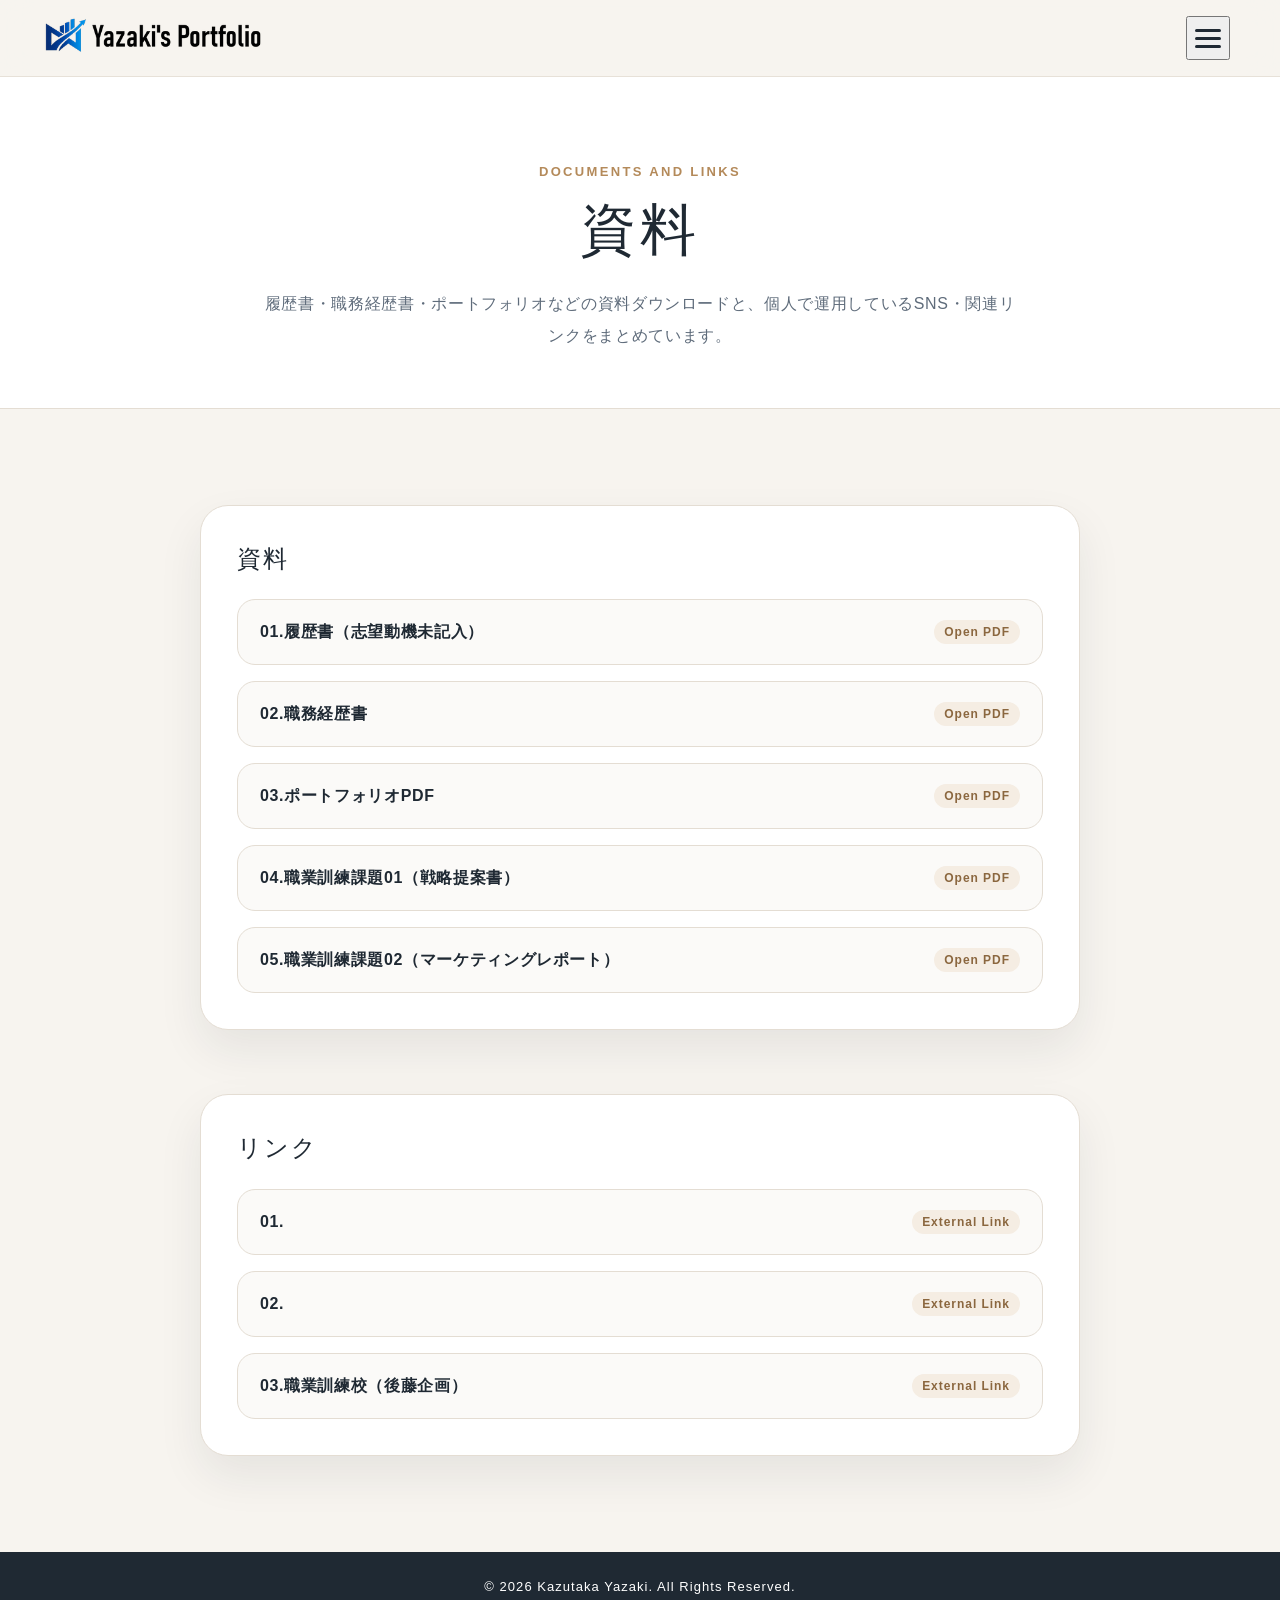
<file: resources.html>
<!DOCTYPE html>
<html lang="ja">

<head>
  <meta charset="UTF-8">
  <meta name="viewport" content="width=device-width, initial-scale=1.0">
  <title>資料｜矢崎和貴｜Webマーケティング ポートフォリオ</title>
  <meta name="description" content="矢崎和貴の資料ページです。履歴書、職務経歴書、ポートフォリオPDF、関連資料、関連リンクをまとめています。">

  <link rel="icon" type="image/png" href="img/00-02.favicon.png">
  <link rel="apple-touch-icon" href="img/00-02.favicon.png">

  <link rel="stylesheet" href="css/reset.css">
  <link rel="stylesheet" href="css/style.css">
</head>

<body id="resources-page">

  <header class="site-header">
    <div class="header-inner">
      <h1 class="site-logo">
        <a href="index.html" aria-label="トップページへ戻る">
          <img src="img/00-01.logo.png" alt="矢崎和貴のポートフォリオ">
        </a>
      </h1>

      <button class="hamburger-button" type="button" aria-label="メニューを開く" aria-controls="global-nav"
        aria-expanded="false">
        <span></span>
        <span></span>
        <span></span>
      </button>

      <nav id="global-nav" class="global-nav" aria-label="グローバルナビゲーション">
        <ul>
          <li><a href="index.html">Top</a></li>
          <li><a href="about.html">About</a></li>
          <li><a href="portfolio.html">Portfolio</a></li>
          <li><a href="resources.html">Resources</a></li>
          <li><a href="index.html#contact">Contact</a></li>
        </ul>
      </nav>
    </div>
  </header>

  <main>

    <section class="subpage-hero">
      <div class="subpage-hero-inner">
        <p class="section-label">Documents and links</p>
        <h2>資料</h2>
        <p class="section-description">
          履歴書・職務経歴書・ポートフォリオなどの資料ダウンロードと、個人で運用しているSNS・関連リンクをまとめています。
        </p>
      </div>
    </section>

    <section class="section documents">
      <div class="section-inner">
        <div class="documents-layout">

          <div class="documents-box">
            <h3>資料</h3>

            <div class="document-list">
              <a href="pdf/downloadpdf-01.pdf" class="document-item" target="_blank" rel="noopener noreferrer">
                <span class="document-title">01.履歴書（志望動機未記入）</span>
                <span class="document-meta">Open PDF</span>
              </a>

              <a href="pdf/downloadpdf-02.pdf" class="document-item" target="_blank" rel="noopener noreferrer">
                <span class="document-title">02.職務経歴書</span>
                <span class="document-meta">Open PDF</span>
              </a>

              <a href="pdf/downloadpdf-03.pdf" class="document-item" target="_blank" rel="noopener noreferrer">
                <span class="document-title">03.ポートフォリオPDF</span>
                <span class="document-meta">Open PDF</span>
              </a>

              <a href="pdf/08-04.strategic-proposal.pdf" class="document-item" target="_blank"
                rel="noopener noreferrer">
                <span class="document-title">04.職業訓練課題01（戦略提案書）</span>
                <span class="document-meta">Open PDF</span>
              </a>

              <a href="pdf/08-05.marketing-report.pdf" class="document-item" target="_blank" rel="noopener noreferrer">
                <span class="document-title">05.職業訓練課題02（マーケティングレポート）</span>
                <span class="document-meta">Open PDF</span>
              </a>
            </div>
          </div>

          <div class="documents-box">
            <h3>リンク</h3>

            <div class="link-list">
              <a href="https://www.google.com/?hl=ja" class="link-item" target="_blank" rel="noopener noreferrer">
                <span class="link-title">01.</span>
                <span class="link-meta">External Link</span>
              </a>

              <a href="https://www.google.com/?hl=ja" class="link-item" target="_blank" rel="noopener noreferrer">
                <span class="link-title">02.</span>
                <span class="link-meta">External Link</span>
              </a>

              <a href="https://gotojuku.jp/" class="link-item" target="_blank" rel="noopener noreferrer">
                <span class="link-title">03.職業訓練校（後藤企画）</span>
                <span class="link-meta">External Link</span>
              </a>
            </div>
          </div>

        </div>
      </div>
    </section>

  </main>

  <footer class="site-footer">
    <p>&copy; 2026 Kazutaka Yazaki. All Rights Reserved.</p>
  </footer>

  <script>
    const hamburgerButton = document.querySelector('.hamburger-button');
    const globalNav = document.querySelector('.global-nav');
    const navLinks = document.querySelectorAll('.global-nav a');

    hamburgerButton.addEventListener('click', function () {
      hamburgerButton.classList.toggle('is-active');
      globalNav.classList.toggle('is-active');

      const isExpanded = hamburgerButton.classList.contains('is-active');
      hamburgerButton.setAttribute('aria-expanded', isExpanded);
    });

    navLinks.forEach(function (link) {
      link.addEventListener('click', function () {
        hamburgerButton.classList.remove('is-active');
        globalNav.classList.remove('is-active');
        hamburgerButton.setAttribute('aria-expanded', 'false');
      });
    });
  </script>

</body>

</html>
</file>
<file: css/style.css>
@charset "UTF-8";

/* ==============================
  Base
============================== */

*,
*::before,
*::after {
  box-sizing: border-box;
}

:root {
  --color-bg: #f7f4ef;
  --color-bg-light: #ffffff;
  --color-main: #1f2933;
  --color-sub: #5f6c7b;
  --color-accent: #b48a5a;
  --color-accent-dark: #8b673f;
  --color-border: #e4ddd3;
  --color-card: #ffffff;
  --shadow-card: 0 20px 45px rgba(31, 41, 51, 0.08);
  --font-ja: "Yu Gothic", "游ゴシック", "YuGothic", "Hiragino Kaku Gothic ProN", "Meiryo", sans-serif;
  --font-en: "Georgia", "Times New Roman", serif;
}

html {
  scroll-behavior: smooth;
}

html,
body {
  width: 100%;
  overflow-x: hidden;
}

body {
  font-family: var(--font-ja);
  color: var(--color-main);
  background: var(--color-bg);
  font-size: 16px;
  letter-spacing: 0.04em;
}

a {
  color: inherit;
  transition: opacity 0.3s ease, color 0.3s ease, background-color 0.3s ease;
}

a:hover {
  opacity: 0.75;
}

img {
  max-width: 100%;
  height: auto;
}

.section {
  width: 100%;
  padding: 96px 24px;
}

.section-inner {
  width: min(1120px, 100%);
  margin: 0 auto;
}

.section-heading {
  margin-bottom: 48px;
}

.section-heading.center {
  text-align: center;
}

.section-label {
  margin-bottom: 12px;
  font-size: 13px;
  color: var(--color-accent);
  font-weight: 700;
  letter-spacing: 0.18em;
  text-transform: uppercase;
}

.section-heading h2 {
  font-size: clamp(30px, 4vw, 44px);
  line-height: 1.3;
  letter-spacing: 0.08em;
}

.section-description {
  max-width: 720px;
  margin: 20px auto 0;
  color: var(--color-sub);
  line-height: 2;
}

/* ==============================
  Header
============================== */

.site-header {
  position: sticky;
  top: 0;
  z-index: 100;
  background: rgba(247, 244, 239, 0.9);
  backdrop-filter: blur(16px);
  border-bottom: 1px solid rgba(228, 221, 211, 0.8);
}

.header-inner {
  width: min(1180px, calc(100% - 48px));
  height: 76px;
  margin: 0 auto;
  display: flex;
  align-items: center;
  justify-content: space-between;
}

.site-logo {
  position: relative;
  z-index: 200;
  flex-shrink: 0;
  line-height: 1;
  transform: translate(-8px, 1px);
}

.site-logo a {
  display: flex;
  align-items: center;
  height: 76px;
}

.site-logo img {
  display: block;
  width: auto;
  height: 64px;
  max-width: 420px;
  object-fit: contain;
}

.global-nav ul {
  display: flex;
  align-items: center;
  gap: 22px;
}

.global-nav a {
  font-size: 13px;
  font-weight: 700;
  color: var(--color-sub);
  letter-spacing: 0.1em;
}

.global-nav a:hover {
  color: var(--color-accent);
}

/* PC表示でも常にハンバーガーメニューを使用 */
.hamburger-button {
  position: relative;
  z-index: 200;
  display: grid;
  place-items: center;
  width: 44px;
  height: 44px;
  flex-shrink: 0;
}

.hamburger-button span {
  position: absolute;
  width: 26px;
  height: 3px;
  background: var(--color-main);
  border-radius: 999px;
  transition: transform 0.3s ease, opacity 0.3s ease, background-color 0.3s ease;
}

.hamburger-button span:nth-child(1) {
  transform: translateY(-8px);
}

.hamburger-button span:nth-child(2) {
  transform: translateY(0);
}

.hamburger-button span:nth-child(3) {
  transform: translateY(8px);
}

.hamburger-button.is-active span {
  background: var(--color-main);
}

.hamburger-button.is-active span:nth-child(1) {
  transform: rotate(45deg);
}

.hamburger-button.is-active span:nth-child(2) {
  opacity: 0;
}

.hamburger-button.is-active span:nth-child(3) {
  transform: rotate(-45deg);
}

.global-nav {
  position: fixed;
  inset: 0;
  z-index: 150;
  display: grid;
  place-items: center;
  width: 100%;
  height: 100vh;
  background: rgba(31, 41, 51, 0.96);
  opacity: 0;
  visibility: hidden;
  pointer-events: none;
  transition: opacity 0.35s ease, visibility 0.35s ease;
}

.global-nav.is-active {
  opacity: 1;
  visibility: visible;
  pointer-events: auto;
}

.global-nav ul {
  flex-direction: column;
  gap: 28px;
}

.global-nav a {
  color: #ffffff;
  font-size: 28px;
  letter-spacing: 0.12em;
}

.global-nav a:hover {
  color: #d8b98c;
}

/* ==============================
  Hero
============================== */

.hero {
  padding: 96px 24px 120px;
}

.hero-inner {
  width: min(1180px, 100%);
  margin: 0 auto;
  display: grid;
  grid-template-columns: 1.05fr 0.95fr;
  gap: 56px;
  align-items: center;
}

.hero-label {
  margin-bottom: 20px;
  color: var(--color-accent);
  font-weight: 700;
  letter-spacing: 0.18em;
  text-transform: uppercase;
}

.hero-text {
  min-width: 0;
}

.hero-text h2 {
  font-size: clamp(42px, 6vw, 72px);
  line-height: 1.18;
  letter-spacing: 0.08em;
}

.hero-lead {
  margin-top: 28px;
  color: var(--color-sub);
  font-size: 17px;
  line-height: 2;
}

.hero-buttons {
  margin-top: 40px;
  display: flex;
  gap: 16px;
  flex-wrap: wrap;
  max-width: 100%;
}

.button {
  display: inline-flex;
  align-items: center;
  justify-content: center;
  min-width: 160px;
  max-width: 100%;
  padding: 15px 28px;
  border-radius: 999px;
  font-size: 14px;
  font-weight: 700;
  white-space: nowrap;
}

.button.primary {
  color: #ffffff;
  background: var(--color-main);
}

.button.secondary {
  color: var(--color-main);
  background: #ffffff;
  border: 1px solid var(--color-border);
}

.hero-image {
  position: relative;
  min-width: 0;
}

.hero-image::before {
  content: "";
  position: absolute;
  inset: 24px -24px -24px 24px;
  border-radius: 32px;
  background: var(--color-accent);
  opacity: 0.18;
  z-index: -1;
}

.hero-image img {
  width: 100%;
  aspect-ratio: 4 / 5;
  object-fit: cover;
  border-radius: 32px;
  box-shadow: var(--shadow-card);
}

/* ==============================
  About
============================== */

.about {
  background: var(--color-bg-light);
}

.about-layout {
  display: grid;
  grid-template-columns: 0.9fr 1.1fr;
  gap: 64px;
  align-items: start;
}

.about-copy h3 {
  font-size: clamp(28px, 4vw, 42px);
  line-height: 1.5;
  letter-spacing: 0.08em;
}

.about-text p {
  color: var(--color-sub);
  line-height: 2.1;
}

.about-text p+p {
  margin-top: 24px;
}

/* ==============================
  Strength
============================== */

.strength-grid {
  display: grid;
  grid-template-columns: repeat(3, 1fr);
  gap: 28px;
}

.strength-card {
  padding: 36px 32px;
  background: var(--color-card);
  border: 1px solid var(--color-border);
  border-radius: 28px;
  box-shadow: var(--shadow-card);
}

.card-number {
  display: inline-block;
  margin-bottom: 24px;
  color: var(--color-accent);
  font-family: var(--font-en);
  font-size: 36px;
  line-height: 1;
}

.strength-card h3 {
  margin-bottom: 18px;
  font-size: 21px;
  line-height: 1.5;
}

.strength-card p {
  color: var(--color-sub);
  line-height: 1.9;
}

.strength-summary {
  max-width: 900px;
  margin: 42px auto 0;
  padding: 28px 34px;
  color: var(--color-main);
  background: rgba(255, 255, 255, 0.72);
  border: 1px solid var(--color-border);
  border-radius: 24px;
  box-shadow: var(--shadow-card);
  font-size: 18px;
  font-weight: 700;
  line-height: 2;
  text-align: center;
  letter-spacing: 0.06em;
}

/* ==============================
  Works
============================== */

.works {
  background: var(--color-bg-light);
}

.works-list {
  display: grid;
  gap: 32px;
}

.work-card {
  display: grid;
  grid-template-columns: 360px 1fr;
  gap: 32px;
  align-items: stretch;
  padding: 24px;
  background: #ffffff;
  border: 1px solid var(--color-border);
  border-radius: 28px;
  box-shadow: var(--shadow-card);
  overflow: hidden;
}

.work-image {
  overflow: hidden;
  border-radius: 22px;
  background: #f2eee8;
}

.work-image img {
  width: 100%;
  height: 100%;
  min-height: 260px;
  object-fit: cover;
  transition: transform 0.5s ease;
}

.work-card:hover .work-image img {
  transform: scale(1.05);
}

.work-content {
  padding: 12px 12px 12px 0;
  min-width: 0;
}

.work-meta {
  margin-bottom: 14px;
  color: var(--color-accent);
  font-size: 13px;
  font-weight: 700;
  letter-spacing: 0.12em;
}

.work-card h3 {
  margin-bottom: 18px;
  font-size: 24px;
  line-height: 1.5;
}

.work-card p {
  color: var(--color-sub);
  line-height: 2;
}

.work-card ul {
  display: flex;
  gap: 10px;
  flex-wrap: wrap;
  margin-top: 24px;
}

.work-card li {
  padding: 8px 14px;
  color: var(--color-accent-dark);
  background: #f5ede3;
  border-radius: 999px;
  font-size: 13px;
  font-weight: 700;
}


.work-detail-link {
  display: inline-flex;
  align-items: center;
  width: fit-content;
  margin-top: 22px;
  color: var(--color-accent-dark);
  font-size: 14px;
  font-weight: 700;
  letter-spacing: 0.08em;
  border-bottom: 1px solid currentColor;
}

.work-detail-link:hover {
  color: var(--color-accent);
  opacity: 1;
}

.profile-detail-link {
  margin-top: 30px;
}

.portfolio-work-header h3 {
  scroll-margin-top: 110px;
}


/* Anchor adjustment for detail links */
#work-corporate-renewal,
#work-unit-house-seo,
#work-google-ads,
[id^="case-"] {
  scroll-margin-top: 110px;
}

/* ==============================
  Special
============================== */

.special {
  background: var(--color-bg);
}

.special-grid {
  display: grid;
  grid-template-columns: repeat(3, 1fr);
  gap: 28px;
}

.special-card {
  overflow: hidden;
  background: #ffffff;
  border: 1px solid var(--color-border);
  border-radius: 28px;
  box-shadow: var(--shadow-card);
}

.special-image {
  overflow: hidden;
  background: #f2eee8;
}

.special-image img {
  width: 100%;
  aspect-ratio: 4 / 3;
  object-fit: cover;
  transition: transform 0.5s ease;
}

.special-card:hover .special-image img {
  transform: scale(1.05);
}

.special-content {
  padding: 28px;
}

.special-number {
  margin-bottom: 12px;
  color: var(--color-accent);
  font-size: 13px;
  font-weight: 700;
  letter-spacing: 0.12em;
  text-transform: uppercase;
}

.special-card h3 {
  margin-bottom: 18px;
  font-size: 22px;
  line-height: 1.5;
  letter-spacing: 0.05em;
}

.special-content>p:not(.special-number) {
  color: var(--color-sub);
  line-height: 1.9;
}

.special-duty {
  margin-top: 24px;
  padding-top: 22px;
  border-top: 1px solid var(--color-border);
}

.special-duty h4 {
  margin-bottom: 12px;
  color: var(--color-main);
  font-size: 15px;
  font-weight: 700;
}

.special-duty li {
  position: relative;
  padding-left: 18px;
  color: var(--color-sub);
  font-size: 14px;
  line-height: 1.8;
}

.special-duty li::before {
  content: "";
  position: absolute;
  top: 0.8em;
  left: 0;
  width: 6px;
  height: 6px;
  border-radius: 50%;
  background: var(--color-accent);
}

/* ==============================
  Skills
============================== */

.skills {
  background: #f6e9df;
}

.skills-grid {
  display: grid;
  grid-template-columns: repeat(4, 1fr);
  gap: 22px;
}

.skill-box {
  padding: 30px 26px;
  background: var(--color-card);
  border: 1px solid var(--color-border);
  border-radius: 24px;
  box-shadow: var(--shadow-card);
}

.skill-box h3 {
  margin-bottom: 20px;
  color: var(--color-accent-dark);
  font-size: 20px;
}

.skill-box li {
  position: relative;
  padding-left: 18px;
  color: var(--color-sub);
  line-height: 1.9;
  font-size: 15px;
}

.skill-box li::before {
  content: "";
  position: absolute;
  top: 0.85em;
  left: 0;
  width: 6px;
  height: 6px;
  border-radius: 50%;
  background: var(--color-accent);
}

/* ==============================
  Profile
============================== */

.profile {
  background: var(--color-bg-light);
}

.profile-layout {
  display: grid;
  grid-template-columns: 360px 1fr;
  gap: 48px;
  align-items: start;
}

.profile-aside {
  min-width: 0;
}

.profile-aside .section-heading {
  margin-bottom: 28px;
}

.profile-photo-card,
.profile-content-card {
  background: #ffffff;
  border: 1px solid var(--color-border);
  border-radius: 28px;
  box-shadow: var(--shadow-card);
}

.profile-photo-card {
  padding: 24px;
}

.profile-content-card {
  padding: 42px 46px;
  min-width: 0;
}

.profile-photo {
  position: relative;
  overflow: hidden;
  border-radius: 24px;
  background: #f2eee8;
}

.profile-photo::after {
  content: "";
  position: absolute;
  inset: 0;
  background: linear-gradient(180deg, rgba(31, 41, 51, 0), rgba(31, 41, 51, 0.18));
  pointer-events: none;
}

.profile-photo img {
  width: 100%;
  aspect-ratio: 4 / 5;
  min-height: 420px;
  object-fit: cover;
  object-position: center center;
}

.profile-content {
  min-width: 0;
}

.profile-content h3 {
  font-size: 32px;
  margin-bottom: 8px;
}

.profile-title {
  margin-bottom: 30px;
  color: var(--color-accent);
  font-weight: 700;
}

.profile-content p {
  color: var(--color-sub);
  line-height: 2.05;
}

.profile-content p+p {
  margin-top: 22px;
}

.profile-data {
  margin-top: 34px;
  border-top: 1px solid var(--color-border);
}

.profile-data div {
  display: grid;
  grid-template-columns: 130px 1fr;
  gap: 20px;
  padding: 18px 0;
  border-bottom: 1px solid var(--color-border);
}

.profile-data dt {
  font-weight: 700;
}

.profile-data dd {
  color: var(--color-sub);
}

/* ==============================
  Documents
============================== */

.documents {
  background: var(--color-bg);
}

.documents-layout {
  display: grid;
  grid-template-columns: 1.2fr 0.8fr;
  gap: 32px;
}

.documents-box {
  padding: 36px;
  background: #ffffff;
  border: 1px solid var(--color-border);
  border-radius: 28px;
  box-shadow: var(--shadow-card);
  min-width: 0;
}

.documents-box h3 {
  margin-bottom: 24px;
  font-size: 24px;
  line-height: 1.4;
  letter-spacing: 0.08em;
}

.document-list,
.link-list {
  display: grid;
  gap: 14px;
}

.document-item,
.link-item {
  position: relative;
  display: grid;
  grid-template-columns: 1fr auto;
  gap: 18px;
  align-items: center;
  padding: 18px 20px;
  background: #fbfaf8;
  border: 1px solid var(--color-border);
  border-radius: 18px;
  overflow: hidden;
  min-width: 0;
}

.document-item::before,
.link-item::before {
  content: "";
  position: absolute;
  inset: 0 auto 0 0;
  width: 5px;
  background: var(--color-accent);
  opacity: 0;
  transition: opacity 0.3s ease;
}

.document-item:hover,
.link-item:hover {
  opacity: 1;
  background: #ffffff;
  border-color: rgba(180, 138, 90, 0.45);
}

.document-item:hover::before,
.link-item:hover::before {
  opacity: 1;
}

.document-title,
.link-title {
  position: relative;
  z-index: 1;
  color: var(--color-main);
  font-size: 16px;
  font-weight: 700;
  line-height: 1.5;
  min-width: 0;
  overflow-wrap: anywhere;
}

.document-meta,
.link-meta {
  position: relative;
  z-index: 1;
  padding: 6px 10px;
  color: var(--color-accent-dark);
  background: #f5ede3;
  border-radius: 999px;
  font-size: 12px;
  font-weight: 700;
  white-space: nowrap;
  letter-spacing: 0.08em;
}

/* ==============================
  Message
============================== */

.message {
  background: linear-gradient(135deg, #1f2933, #3b4652);
  color: #ffffff;
}

.message-box {
  max-width: 840px;
  margin: 0 auto;
  text-align: center;
}

.message-label {
  margin-bottom: 16px;
  color: #d8b98c;
  font-weight: 700;
  letter-spacing: 0.18em;
  text-transform: uppercase;
}

.message-box h2 {
  font-size: clamp(34px, 5vw, 56px);
  line-height: 1.4;
  letter-spacing: 0.08em;
}

.message-box p:last-child {
  margin-top: 28px;
  color: rgba(255, 255, 255, 0.82);
  line-height: 2;
}

/* ==============================
  Contact
============================== */

.contact-box {
  max-width: 720px;
  width: 100%;
  margin: 0 auto;
  padding: 48px;
  background: #ffffff;
  border: 1px solid var(--color-border);
  border-radius: 28px;
  box-shadow: var(--shadow-card);
}

.contact-form {
  display: grid;
  gap: 24px;
  width: 100%;
}

.form-item {
  display: grid;
  gap: 10px;
  width: 100%;
  min-width: 0;
}

.form-item label {
  font-size: 15px;
  font-weight: 700;
  color: var(--color-main);
}

.form-item input,
.form-item textarea {
  display: block;
  width: 100%;
  max-width: 100%;
  min-width: 0;
  padding: 16px 18px;
  color: var(--color-main);
  background: #fbfaf8;
  border: 1px solid var(--color-border);
  border-radius: 14px;
  outline: none;
  transition: border-color 0.3s ease, box-shadow 0.3s ease, background-color 0.3s ease;
}

.form-item input::placeholder,
.form-item textarea::placeholder {
  color: #a6adb5;
}

.form-item textarea {
  min-height: 180px;
  resize: vertical;
  line-height: 1.8;
}

.form-item input:focus,
.form-item textarea:focus {
  background: #ffffff;
  border-color: var(--color-accent);
  box-shadow: 0 0 0 4px rgba(180, 138, 90, 0.14);
}

.form-submit {
  margin-top: 8px;
  text-align: center;
}

.form-submit button {
  display: inline-flex;
  align-items: center;
  justify-content: center;
  min-width: 200px;
  max-width: 100%;
  padding: 16px 36px;
  color: #ffffff;
  background: var(--color-main);
  border-radius: 999px;
  font-size: 15px;
  font-weight: 700;
  letter-spacing: 0.08em;
  transition: opacity 0.3s ease, transform 0.3s ease, background-color 0.3s ease;
}

.form-submit button:hover {
  opacity: 0.85;
  transform: translateY(-2px);
}

.form-submit button:active {
  transform: translateY(0);
}

/* ==============================
  Footer
============================== */

.site-footer {
  padding: 28px 24px;
  text-align: center;
  color: #ffffff;
  background: var(--color-main);
}

.site-footer p {
  font-size: 13px;
  letter-spacing: 0.08em;
}

/* ==============================
  Responsive
============================== */

@media screen and (max-width: 960px) {

  .header-inner {
    width: min(100% - 40px, 1180px);
    height: 70px;
  }

  .site-logo {
    transform: translate(-6px, 1px);
  }

  .site-logo a {
    height: 70px;
  }

  .site-logo img {
    height: 56px;
    max-width: min(360px, calc(100vw - 112px));
  }

  .hamburger-button {
    position: relative;
    z-index: 200;
    display: grid;
    place-items: center;
    width: 44px;
    height: 44px;
  }

  .hamburger-button span {
    position: absolute;
    width: 26px;
    height: 3px;
    background: var(--color-main);
    border-radius: 999px;
    transition: transform 0.3s ease, opacity 0.3s ease, background-color 0.3s ease;
  }

  .hamburger-button span:nth-child(1) {
    transform: translateY(-8px);
  }

  .hamburger-button span:nth-child(2) {
    transform: translateY(0);
  }

  .hamburger-button span:nth-child(3) {
    transform: translateY(8px);
  }

  .hamburger-button.is-active span {
    background: var(--color-main);
  }

  .hamburger-button.is-active span:nth-child(1) {
    transform: rotate(45deg);
  }

  .hamburger-button.is-active span:nth-child(2) {
    opacity: 0;
  }

  .hamburger-button.is-active span:nth-child(3) {
    transform: rotate(-45deg);
  }

  .global-nav {
    position: fixed;
    inset: 0;
    z-index: 150;
    display: grid;
    place-items: center;
    width: 100%;
    height: 100vh;
    background: rgba(31, 41, 51, 0.96);
    opacity: 0;
    visibility: hidden;
    pointer-events: none;
    transition: opacity 0.35s ease, visibility 0.35s ease;
  }

  .global-nav.is-active {
    opacity: 1;
    visibility: visible;
    pointer-events: auto;
  }

  .global-nav ul {
    flex-direction: column;
    gap: 28px;
  }

  .global-nav a {
    color: #ffffff;
    font-size: 28px;
    letter-spacing: 0.12em;
  }

  .global-nav a:hover {
    color: #d8b98c;
  }

  .hero-inner,
  .about-layout,
  .documents-layout {
    grid-template-columns: 1fr;
  }

  .profile-layout {
    grid-template-columns: 300px 1fr;
    gap: 32px;
  }

  .hero {
    padding-top: 72px;
  }

  .hero-image {
    max-width: 520px;
    margin: 0 auto;
  }

  .strength-grid,
  .skills-grid,
  .special-grid {
    grid-template-columns: repeat(2, 1fr);
  }

  .profile-content-card {
    padding: 34px;
  }

  .profile-photo-card {
    padding: 20px;
  }

  .profile-photo img {
    min-height: 360px;
  }

  .work-card {
    grid-template-columns: 1fr;
    gap: 24px;
  }

  .work-content {
    padding: 0;
  }

  .work-image img {
    aspect-ratio: 16 / 9;
    min-height: auto;
  }
}

@media screen and (max-width: 640px) {

  body {
    font-size: 15px;
  }

  .section {
    padding: 72px 16px;
  }

  .header-inner {
    width: min(100% - 32px, 1180px);
    height: 64px;
  }

  .site-logo {
    transform: translate(-5px, 1px);
  }

  .site-logo a {
    height: 64px;
  }

  .site-logo img {
    height: 48px;
    max-width: calc(100vw - 96px);
  }

  .global-nav a {
    font-size: 24px;
  }

  .hero {
    padding: 56px 16px 80px;
  }

  .hero-text h2 {
    font-size: 40px;
  }

  .hero-lead {
    font-size: 15px;
  }

  .hero-buttons {
    width: 100%;
    flex-direction: column;
    align-items: stretch;
    gap: 12px;
  }

  .button {
    width: 100%;
    min-width: 0;
    padding-inline: 20px;
  }

  .hero-image::before {
    inset: 16px -8px -16px 8px;
    border-radius: 24px;
  }

  .hero-image img {
    border-radius: 24px;
  }

  .section-heading {
    margin-bottom: 36px;
  }

  .section-heading h2 {
    font-size: 30px;
  }

  .about-copy h3 {
    font-size: 28px;
  }

  .strength-grid,
  .skills-grid,
  .special-grid,
  .profile-layout {
    grid-template-columns: 1fr;
  }

  .strength-card,
  .work-card,
  .profile-content-card,
  .contact-box,
  .documents-box {
    width: 100%;
    padding: 28px 20px;
    border-radius: 22px;
  }

  .strength-summary {
    margin-top: 32px;
    padding: 24px 20px;
    font-size: 16px;
    text-align: left;
  }

  .contact-box {
    padding: 28px 20px;
  }

  .profile-aside .section-heading {
    margin-bottom: 24px;
  }

  .profile-photo-card {
    padding: 0;
    overflow: hidden;
    border-radius: 22px;
  }

  .profile-photo {
    border-radius: 0;
  }

  .profile-photo img {
    aspect-ratio: 4 / 3;
    min-height: auto;
    object-position: center center;
  }

  .special-card {
    border-radius: 22px;
  }

  .special-content {
    padding: 26px 20px;
  }

  .special-card h3 {
    font-size: 21px;
  }

  .document-item,
  .link-item {
    grid-template-columns: 1fr;
    gap: 8px;
    padding: 18px;
  }

  .document-meta,
  .link-meta {
    width: fit-content;
  }

  .work-image {
    border-radius: 18px;
  }

  .work-card h3 {
    font-size: 21px;
  }

  .profile-data div {
    grid-template-columns: 1fr;
    gap: 6px;
  }

  .message-box h2 {
    font-size: 34px;
  }

  .form-submit button {
    width: 100%;
    min-width: 0;
  }
}

@media screen and (max-width: 375px) {

  .section {
    padding-left: 14px;
    padding-right: 14px;
  }

  .hero {
    padding-left: 14px;
    padding-right: 14px;
  }

  .hero-text h2 {
    font-size: 36px;
  }

  .contact-box,
  .documents-box,
  .strength-card,
  .work-card,
  .profile-content-card {
    padding-left: 18px;
    padding-right: 18px;
  }

  .form-item input,
  .form-item textarea {
    padding-left: 14px;
    padding-right: 14px;
  }
}

/* ==============================
  Sub Page
============================== */

.subpage-hero {
  padding: 88px 24px 56px;
  background: var(--color-bg-light);
  border-bottom: 1px solid var(--color-border);
}

.subpage-hero-inner {
  width: min(1120px, 100%);
  margin: 0 auto;
  text-align: center;
}

.subpage-hero .section-label {
  margin-bottom: 14px;
}

.subpage-hero h2 {
  font-size: clamp(36px, 5vw, 56px);
  line-height: 1.35;
  letter-spacing: 0.08em;
}

.subpage-hero .section-description {
  max-width: 760px;
}

/* ==============================
  Resources Page
============================== */

#resources-page .documents {
  background: var(--color-bg);
}

#resources-page .documents-layout {
  grid-template-columns: 1fr;
  max-width: 880px;
  margin: 0 auto;
}

#resources-page .documents-box {
  width: 100%;
}

#resources-page .documents-box + .documents-box {
  margin-top: 32px;
}

#resources-page .document-list,
#resources-page .link-list {
  gap: 16px;
}

#resources-page .document-item,
#resources-page .link-item {
  padding: 20px 22px;
}

@media screen and (max-width: 640px) {
  .subpage-hero {
    padding: 64px 16px 44px;
  }

  .subpage-hero h2 {
    font-size: 34px;
  }

  #resources-page .documents-box + .documents-box {
    margin-top: 24px;
  }
}

/* ==============================
  Portfolio Page
============================== */

#portfolio-page .portfolio-works {
  background: var(--color-bg-light);
}

#portfolio-page .portfolio-special {
  background: var(--color-bg);
}

.portfolio-work-list,
.special-detail-list {
  display: grid;
  gap: 56px;
}

.portfolio-work-detail,
.special-detail-card {
  overflow: hidden;
  background: #ffffff;
  border: 1px solid var(--color-border);
  border-radius: 30px;
  box-shadow: var(--shadow-card);
}

.portfolio-work-header {
  padding: 42px 46px 32px;
}

.portfolio-work-header h3,
.special-detail-content h3 {
  margin-bottom: 18px;
  font-size: clamp(26px, 3.2vw, 36px);
  line-height: 1.45;
  letter-spacing: 0.06em;
}

.portfolio-work-header > p:not(.work-meta):not(.work-catch),
.special-detail-content > p:not(.special-number) {
  color: var(--color-sub);
  line-height: 2;
}

.work-catch {
  margin-bottom: 22px;
  color: var(--color-accent-dark);
  font-size: 20px;
  font-weight: 700;
  line-height: 1.7;
}

.result-tags {
  display: flex;
  gap: 10px;
  flex-wrap: wrap;
  margin-top: 26px;
}

.result-tags li {
  padding: 8px 14px;
  color: var(--color-accent-dark);
  background: #f5ede3;
  border-radius: 999px;
  font-size: 13px;
  font-weight: 700;
  line-height: 1.5;
}

.portfolio-image-grid {
  display: grid;
  grid-template-columns: repeat(2, 1fr);
  gap: 18px;
  padding: 0 46px 40px;
}

.portfolio-image-grid figure,
.special-detail-image {
  overflow: hidden;
  background: #f2eee8;
  border-radius: 24px;
}

.portfolio-image-grid img {
  width: 100%;
  aspect-ratio: 16 / 9;
  object-fit: cover;
}

.case-detail-grid {
  display: grid;
  gap: 22px;
  padding: 0 46px 46px;
}

.case-detail-block,
.case-note {
  padding: 28px;
  background: #fbfaf8;
  border: 1px solid var(--color-border);
  border-radius: 22px;
}

.case-detail-block h4,
.case-note h4 {
  margin-bottom: 14px;
  color: var(--color-main);
  font-size: 20px;
  font-weight: 700;
  line-height: 1.5;
  letter-spacing: 0.06em;
}

.case-detail-block h5 {
  margin: 18px 0 10px;
  color: var(--color-accent-dark);
  font-size: 16px;
  font-weight: 700;
  line-height: 1.5;
}

.case-detail-block p,
.case-detail-block li,
.case-note p {
  color: var(--color-sub);
  line-height: 2;
}

.case-detail-block li + li {
  margin-top: 14px;
}

.case-detail-block strong {
  color: var(--color-main);
  font-weight: 700;
}

.result-block {
  background: #fffaf4;
  border-color: rgba(180, 138, 90, 0.32);
}

.metric-list {
  margin-top: 18px;
  padding-top: 18px;
  border-top: 1px solid var(--color-border);
}

.metric-list ul,
.case-detail-block ul {
  display: grid;
  gap: 8px;
}

.metric-list li,
.case-detail-block ul li {
  position: relative;
  padding-left: 18px;
}

.metric-list li::before,
.case-detail-block ul li::before {
  content: "";
  position: absolute;
  top: 0.9em;
  left: 0;
  width: 6px;
  height: 6px;
  border-radius: 50%;
  background: var(--color-accent);
}

.case-note {
  background: #f6e9df;
}

.special-detail-card {
  display: grid;
  grid-template-columns: 360px 1fr;
  gap: 0;
  align-items: stretch;
}

.special-detail-card.text-only {
  grid-template-columns: 1fr;
}

.special-detail-image img {
  width: 100%;
  height: 100%;
  min-height: 100%;
  object-fit: contain;
  object-position: center center;
  padding: 18px;
}

.special-detail-content {
  padding: 42px 46px;
  min-width: 0;
}

.special-detail-content a {
  color: var(--color-accent-dark);
  text-decoration: underline;
  text-underline-offset: 4px;
  overflow-wrap: anywhere;
}

.case-detail-block.compact {
  margin-top: 20px;
  padding: 22px 24px;
}

.case-detail-block.compact h4 {
  font-size: 18px;
}

.comic-grid {
  display: grid;
  grid-template-columns: repeat(2, 1fr);
  gap: 20px;
}

@media screen and (max-width: 960px) {
  .special-detail-card {
    grid-template-columns: 1fr;
  }

  .special-detail-image img {
    aspect-ratio: 16 / 9;
    min-height: auto;
  }

  .comic-grid {
    grid-template-columns: 1fr;
  }
}

@media screen and (max-width: 640px) {
  .portfolio-work-list,
  .special-detail-list {
    gap: 36px;
  }

  .portfolio-work-detail,
  .special-detail-card {
    border-radius: 22px;
  }

  .portfolio-work-header,
  .special-detail-content {
    padding: 30px 20px 24px;
  }

  .portfolio-image-grid {
    grid-template-columns: 1fr;
    gap: 14px;
    padding: 0 20px 28px;
  }

  .portfolio-image-grid figure,
  .special-detail-image {
    border-radius: 18px;
  }

  .case-detail-grid {
    gap: 16px;
    padding: 0 20px 30px;
  }

  .case-detail-block,
  .case-note,
  .case-detail-block.compact {
    padding: 20px;
    border-radius: 18px;
  }

  .work-catch {
    font-size: 17px;
  }

  .result-tags {
    flex-direction: column;
    align-items: flex-start;
  }
}


/* ==============================
  Image Zoom Modal
============================== */

.image-zoom-trigger {
  position: relative;
  display: block;
  width: 100%;
  height: 100%;
  padding: 0;
  color: inherit;
  background: transparent;
  border: 0;
  cursor: zoom-in;
  overflow: hidden;
}

.image-zoom-trigger img {
  transition: transform 0.45s ease, opacity 0.3s ease;
}

.image-zoom-trigger:hover img,
.image-zoom-trigger:focus-visible img {
  transform: scale(1.03);
  opacity: 0.92;
}

.image-zoom-trigger:focus-visible {
  outline: 3px solid rgba(180, 138, 90, 0.55);
  outline-offset: 4px;
}

.image-zoom-label {
  position: absolute;
  right: 14px;
  bottom: 14px;
  z-index: 2;
  padding: 7px 12px;
  color: #ffffff;
  background: rgba(31, 41, 51, 0.78);
  border-radius: 999px;
  font-size: 12px;
  font-weight: 700;
  line-height: 1.4;
  letter-spacing: 0.08em;
  opacity: 0;
  transform: translateY(6px);
  transition: opacity 0.3s ease, transform 0.3s ease;
  pointer-events: none;
}

.image-zoom-trigger:hover .image-zoom-label,
.image-zoom-trigger:focus-visible .image-zoom-label {
  opacity: 1;
  transform: translateY(0);
}

.image-modal {
  position: fixed;
  inset: 0;
  z-index: 500;
  display: grid;
  place-items: center;
  padding: 72px 32px 40px;
  background: rgba(31, 41, 51, 0.88);
  opacity: 0;
  visibility: hidden;
  pointer-events: none;
  transition: opacity 0.3s ease, visibility 0.3s ease;
}

.image-modal.is-active {
  opacity: 1;
  visibility: visible;
  pointer-events: auto;
}

.image-modal-inner {
  width: min(1080px, 100%);
  max-height: calc(100vh - 128px);
  display: grid;
  gap: 16px;
  justify-items: center;
}

.image-modal-img {
  display: block;
  max-width: 100%;
  max-height: calc(100vh - 180px);
  width: auto;
  height: auto;
  object-fit: contain;
  background: #ffffff;
  border-radius: 18px;
  box-shadow: 0 28px 70px rgba(0, 0, 0, 0.35);
}

.image-modal-caption {
  max-width: min(900px, 100%);
  color: rgba(255, 255, 255, 0.9);
  font-size: 14px;
  font-weight: 700;
  line-height: 1.8;
  text-align: center;
}

.image-modal-close {
  position: fixed;
  top: 22px;
  right: 24px;
  z-index: 510;
  display: grid;
  place-items: center;
  width: 48px;
  height: 48px;
  color: #ffffff;
  background: rgba(255, 255, 255, 0.14);
  border: 1px solid rgba(255, 255, 255, 0.28);
  border-radius: 999px;
  font-size: 32px;
  line-height: 1;
  cursor: pointer;
  transition: background-color 0.3s ease, transform 0.3s ease;
}

.image-modal-close:hover,
.image-modal-close:focus-visible {
  background: rgba(255, 255, 255, 0.24);
  transform: translateY(-2px);
}

body.is-modal-open {
  overflow: hidden;
}

@media screen and (max-width: 640px) {
  .image-modal {
    padding: 68px 16px 28px;
  }

  .image-modal-inner {
    max-height: calc(100vh - 100px);
  }

  .image-modal-img {
    max-height: calc(100vh - 160px);
    border-radius: 14px;
  }

  .image-modal-close {
    top: 14px;
    right: 14px;
    width: 44px;
    height: 44px;
    font-size: 28px;
  }

  .image-zoom-label {
    opacity: 1;
    transform: none;
  }
}


/* ==============================
  About Page
============================== */

#about-page .about-hero {
  background: linear-gradient(135deg, #ffffff 0%, #f7f4ef 100%);
}

#about-page .about-detail {
  background: var(--color-bg);
}

.about-detail-layout {
  display: grid;
  gap: 40px;
}

.about-panel {
  padding: 44px;
  background: #ffffff;
  border: 1px solid var(--color-border);
  border-radius: 28px;
  box-shadow: var(--shadow-card);
}

.about-panel-heading {
  margin-bottom: 30px;
}

.about-panel-heading.center {
  text-align: center;
}

.about-panel-heading h3 {
  font-size: clamp(26px, 3vw, 36px);
  line-height: 1.4;
  letter-spacing: 0.08em;
}


.about-profile-image {
  max-width: 360px;
  margin: 0 auto 30px;
  overflow: hidden;
  background: #f2eee8;
  border: 1px solid var(--color-border);
  border-radius: 24px;
  box-shadow: 0 16px 34px rgba(31, 41, 51, 0.08);
}

.about-profile-image img {
  display: block;
  width: 100%;
  aspect-ratio: 4 / 5;
  object-fit: cover;
  object-position: center center;
}

.about-lead-card {
  margin-bottom: 30px;
  padding: 28px 30px;
  background: #fbfaf8;
  border: 1px solid var(--color-border);
  border-radius: 22px;
}

.about-name {
  margin-bottom: 8px;
  font-size: clamp(24px, 3vw, 32px);
  font-weight: 700;
  line-height: 1.5;
  letter-spacing: 0.08em;
}

.about-position {
  color: var(--color-accent);
  font-weight: 700;
  letter-spacing: 0.12em;
}

.about-text-block {
  display: grid;
  gap: 22px;
}

.about-text-block p {
  color: var(--color-sub);
  line-height: 2.05;
}

.specialty-grid {
  display: grid;
  grid-template-columns: repeat(2, 1fr);
  gap: 22px;
}

.specialty-card {
  padding: 28px;
  background: #fbfaf8;
  border: 1px solid var(--color-border);
  border-radius: 22px;
}

.specialty-card h4 {
  margin-bottom: 14px;
  color: var(--color-accent-dark);
  font-size: 20px;
  line-height: 1.5;
  font-weight: 700;
  letter-spacing: 0.06em;
}

.specialty-card p,
.specialty-card li {
  color: var(--color-sub);
  line-height: 1.9;
}

.specialty-card ul {
  display: grid;
  gap: 6px;
  margin-top: 10px;
}

.specialty-card li {
  position: relative;
  padding-left: 18px;
}

.specialty-card li::before {
  content: "";
  position: absolute;
  top: 0.85em;
  left: 0;
  width: 6px;
  height: 6px;
  border-radius: 50%;
  background: var(--color-accent);
}

.career-timeline {
  position: relative;
  max-width: 820px;
  margin: 0 auto;
}

.career-timeline::before {
  content: "";
  position: absolute;
  top: 12px;
  bottom: 12px;
  left: 132px;
  width: 1px;
  background: var(--color-border);
}

.career-item {
  position: relative;
  display: grid;
  grid-template-columns: 110px 1fr;
  gap: 48px;
  padding: 0 0 32px;
}

.career-item:last-child {
  padding-bottom: 0;
}

.career-item::before {
  content: "";
  position: absolute;
  top: 7px;
  left: 126px;
  width: 13px;
  height: 13px;
  border: 3px solid #ffffff;
  border-radius: 50%;
  background: var(--color-accent);
  box-shadow: 0 0 0 1px rgba(180, 138, 90, 0.28);
}

.career-item time {
  color: var(--color-accent-dark);
  font-weight: 700;
  line-height: 1.6;
  white-space: nowrap;
}

.career-item p {
  color: var(--color-sub);
  line-height: 1.95;
}

@media screen and (max-width: 960px) {
  .about-panel {
    padding: 36px 30px;
  }

  .specialty-grid {
    grid-template-columns: 1fr;
  }
}

@media screen and (max-width: 640px) {
  .about-panel {
    padding: 30px 20px;
    border-radius: 22px;
  }

  .about-profile-image {
    max-width: 280px;
    margin-bottom: 24px;
    border-radius: 20px;
  }

  .about-lead-card,
  .specialty-card {
    padding: 24px 20px;
    border-radius: 18px;
  }

  .about-panel-heading {
    margin-bottom: 24px;
  }

  .career-timeline::before {
    left: 7px;
  }

  .career-item {
    grid-template-columns: 1fr;
    gap: 8px;
    padding-left: 30px;
    padding-bottom: 28px;
  }

  .career-item::before {
    left: 1px;
  }

  .career-item time {
    white-space: normal;
  }
}
</file>
